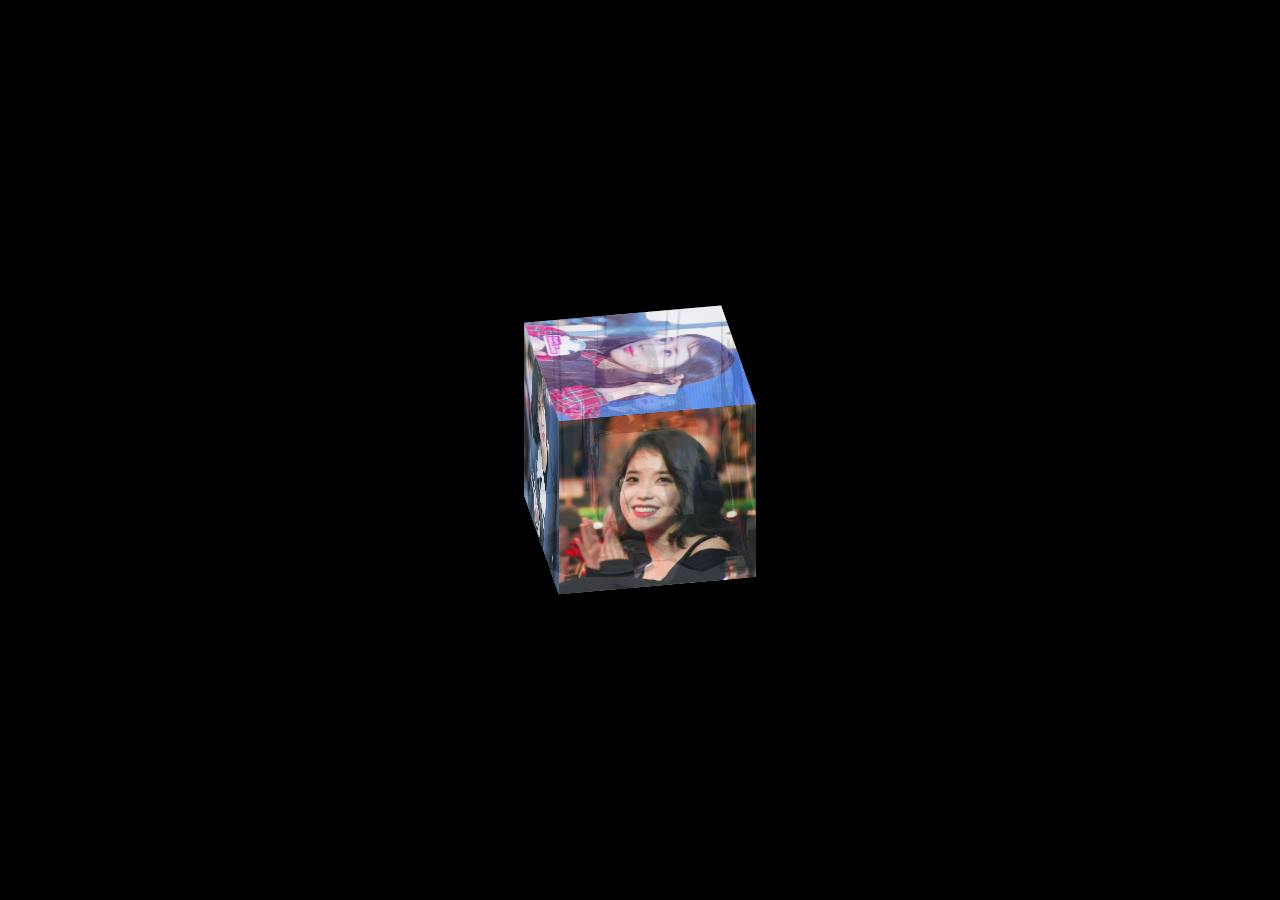
<file: 3D立体特效相册/index.html>
<!DOCTYPE html>
<html>
	<head>
		<meta charset="utf-8" />
		<title>css-3d旋转</title>
		<link rel="stylesheet" href="css/index.css" />
	</head>
	<body>
		<!--/*外层最大容器*/-->
		<div class="wrap">
			<!--	/*包裹所有元素的容器*/-->
			<div class="cube">
				<!--前面图片 -->
				<div class="out_front">
					<img src="img/1.jpg" class="pic" />
				</div>
				<!--后面图片 -->
				<div class="out_back">
					<img src="img/2.jpg" class="pic" />
				</div>
				<!--左图片 -->
				<div class="out_left">
					<img src="img/3.jpg" class="pic" />
				</div>
				<div class="out_right">
					<img src="img/4.jpg" class="pic" />
				</div>
				<div class="out_top">
					<img src="img/5.jpg" class="pic" />
				</div>
				<div class="out_bottom">
					<img src="img/6.jpg" class="pic" />
				</div>
				<!--小正方体 -->
				<span class="in_front">
					<img src="img/7.jpg" class="in_pic" />
				</span>
				<span class="in_back">
					<img src="img/8.jpg" class="in_pic" />
				</span>
				<span class="in_left">
					<img src="img/9.jpg" class="in_pic" />
				</span>
				<span class="in_right">
					<img src="img/10.jpg" class="in_pic" />
				</span>
				<span class="in_top">
					<img src="img/11.jpg" class="in_pic" />
				</span>
				<span class="in_bottom">
					<img src="img/12.jpg" class="in_pic" />
				</span>
			</div>
		</div>
	</body>
</html>
</file>
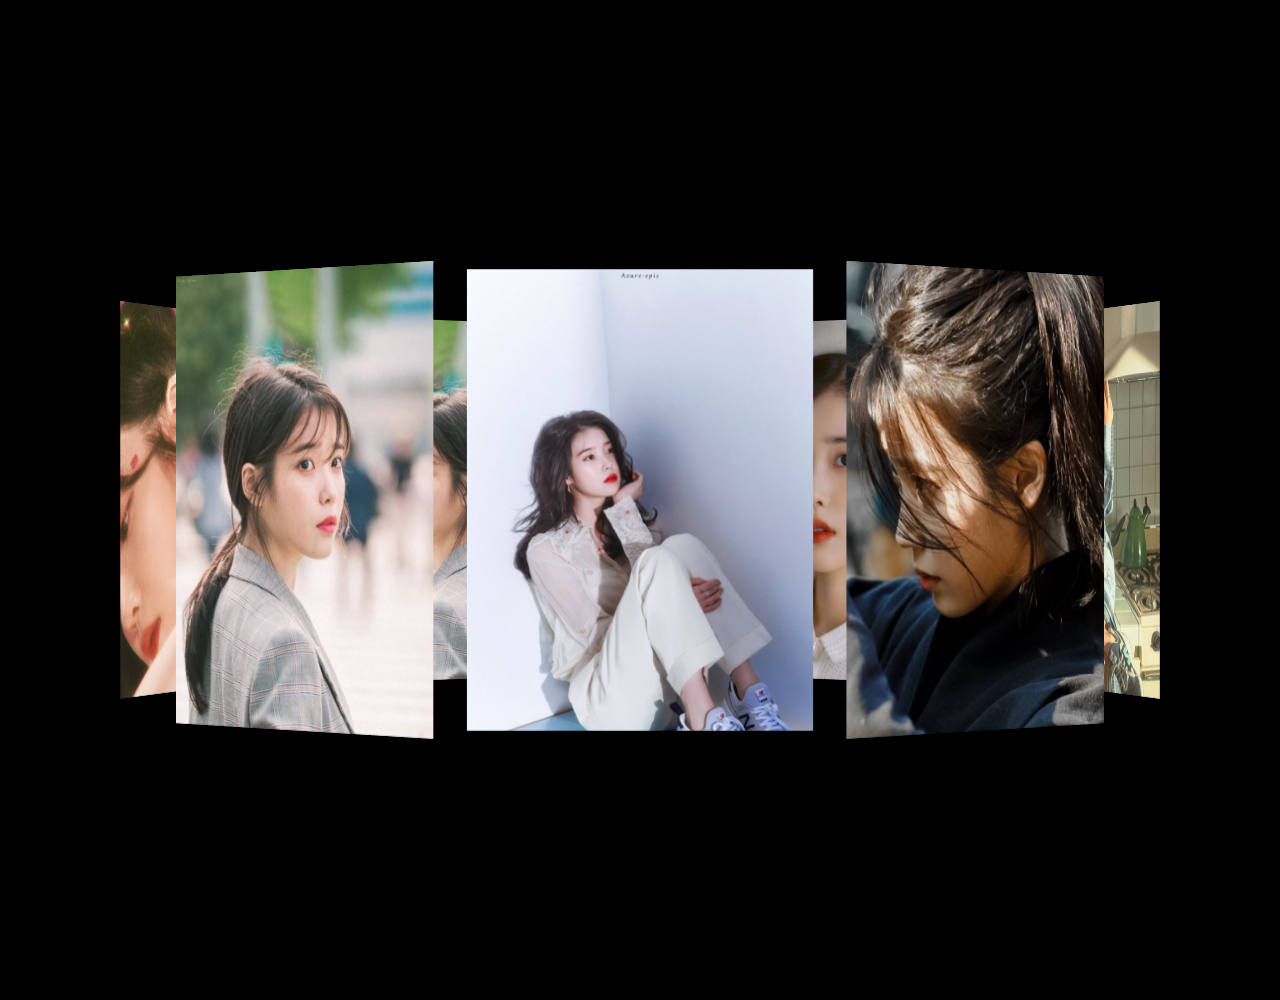
<file: 3D自转相册/index.html>
<!doctype html>
<html>
	<head>
		<meta charset="utf-8" />
		<title>iu</title>
		<style>
			body {
				margin: 0;
				background: #000;
			}

			#wrap {
				width: 300px;
				height: 400px;
				position: relative;
				margin: 300px auto;
				-webkit-perspective: 3000px;
				-moz-perspective: 3000px;
				-ms-transform: perspective(3000px);
				-ms-perspective: 3000px;
			}

			#head {
				width: 100%;
				height: 100%;
				position: absolute;
				-webkit-transform-style: preserve-3d;
				-webkit-animation: donghua 15s linear 0s infinite;
				-moz-transform-style: preserve-3d;
				-moz-animation: donghua 15s linear 0s infinite;
				-ms-transform-style: preserve-3d;
				-ms-animation: donghua 25s linear 0s infinite;
			}

			#head div {
				position: absolute;
				top: 0;
				left: 0;
				width: 300px;
				height: 400px;
				border: 1px solid #000 text-align: center;
				line-height: 100px;
			}

			#head div:nth-child(1) {
				-webkit-transform: rotateY(0deg) translateZ(400px);
				-moz-transform: rotateY(0deg) translateZ(400px);
				-ms-transform: rotateY(0deg) translateZ(400px);
				background: url(images/01.jpg);
				background-size: cover;
			}

			#head div:nth-child(2) {
				-webkit-transform: rotateY(36deg) translateZ(500px);
				-moz-transform: rotateY(36deg) translateZ(500px);
				-ms-transform: rotateY(36deg) translateZ(500px);
				background: url(images/02.jpg);
				background-size: cover;
			}

			#head div:nth-child(3) {
				-webkit-transform: rotateY(72deg) translateZ(400px);
				-moz-transform: rotateY(72deg) translateZ(400px);
				-ms-transform: rotateY(72deg) translateZ(400px);
				background: url(images/03.jpg);
				background-size: cover;
			}

			#head div:nth-child(4) {
				-webkit-transform: rotateY(108deg) translateZ(500px);
				-moz-transform: rotateY(108deg) translateZ(500px);
				-ms-transform: rotateY(108deg) translateZ(500px);
				background: url(images/04.jpg);
				background-size: cover;
			}

			#head div:nth-child(5) {
				-webkit-transform: rotateY(144deg) translateZ(400px);
				-moz-transform: rotateY(144deg) translateZ(400px);
				-ms-transform: rotateY(144deg) translateZ(400px);
				background: url(images/05.jpg);
				background-size: cover;
			}

			#head div:nth-child(6) {
				-webkit-transform: rotateY(180deg) translateZ(500px);
				-moz-transform: rotateY(180deg) translateZ(500px);
				-ms-transform: rotateY(180deg) translateZ(500px);
				background: url(images/06.jpg);
				background-size: cover;
			}

			#head div:nth-child(7) {
				-webkit-transform: rotateY(216deg) translateZ(400px);
				-moz-transform: rotateY(216deg) translateZ(400px);
				-ms-transform: rotateY(216deg) translateZ(400px);
				background: url(images/07.jpg);
				background-size: cover;
			}

			#head div:nth-child(8) {
				-webkit-transform: rotateY(252deg) translateZ(500px);
				-moz-transform: rotateY(252deg) translateZ(500px);
				-ms-transform: rotateY(252deg) translateZ(500px);
				background: url(images/08.jpg);
				background-size: cover;
			}

			#head div:nth-child(9) {
				-webkit-transform: rotateY(288deg) translateZ(400px);
				-moz-transform: rotateY(288deg) translateZ(400px);
				-ms-transform: rotateY(288deg) translateZ(400px);
				background: url(images/04.jpg);
				background-size: cover;
			}

			#head div:nth-child(10) {
				-webkit-transform: rotateY(324deg) translateZ(500px);
				-moz-transform: rotateY(324deg) translateZ(500px);
				-ms-transform: rotateY(324deg) translateZ(500px);
				background: url(images/07.jpg);
				background-size: cover;
			}

			@-webkit-keyframes donghua {
				0% {
					transform: rotateX(5deg) rotateY(360deg)
				}

				50% {
					transform: rotateX(-5deg) rotateY(180deg)
				}

				100% {
					transform: rotateX(5deg) rotateY(0deg)
				}
			}

			@-moz-keyframes donghua {
				0% {
					transform: rotateY(10deg) rotateY(0deg)
				}

				50% {
					transform: rotateY(-10deg) rotateY(180deg)
				}

				100% {
					transform: rotateY(10deg) rotateY(360deg)
				}
			}

			@-ms-keyframes donghua {
				0% {
					transform: rotateY(10deg) rotateY(0deg)
				}

				50% {
					transform: rotateY(-10deg) rotateY(180deg)
				}

				100% {
					transform: rotateY(10deg) rotateY(360deg)
				}
			}
		</style>
	</head>
	<body>
		<div id="wrap">
			<div id="head">
				<div></div>
				<div></div>
				<div></div>
				<div></div>
				<div></div>
				<div></div>
				<div></div>
				<div></div>
				<div></div>
				<div></div>
			</div>
		</div>
	</body>
</html>
</file>
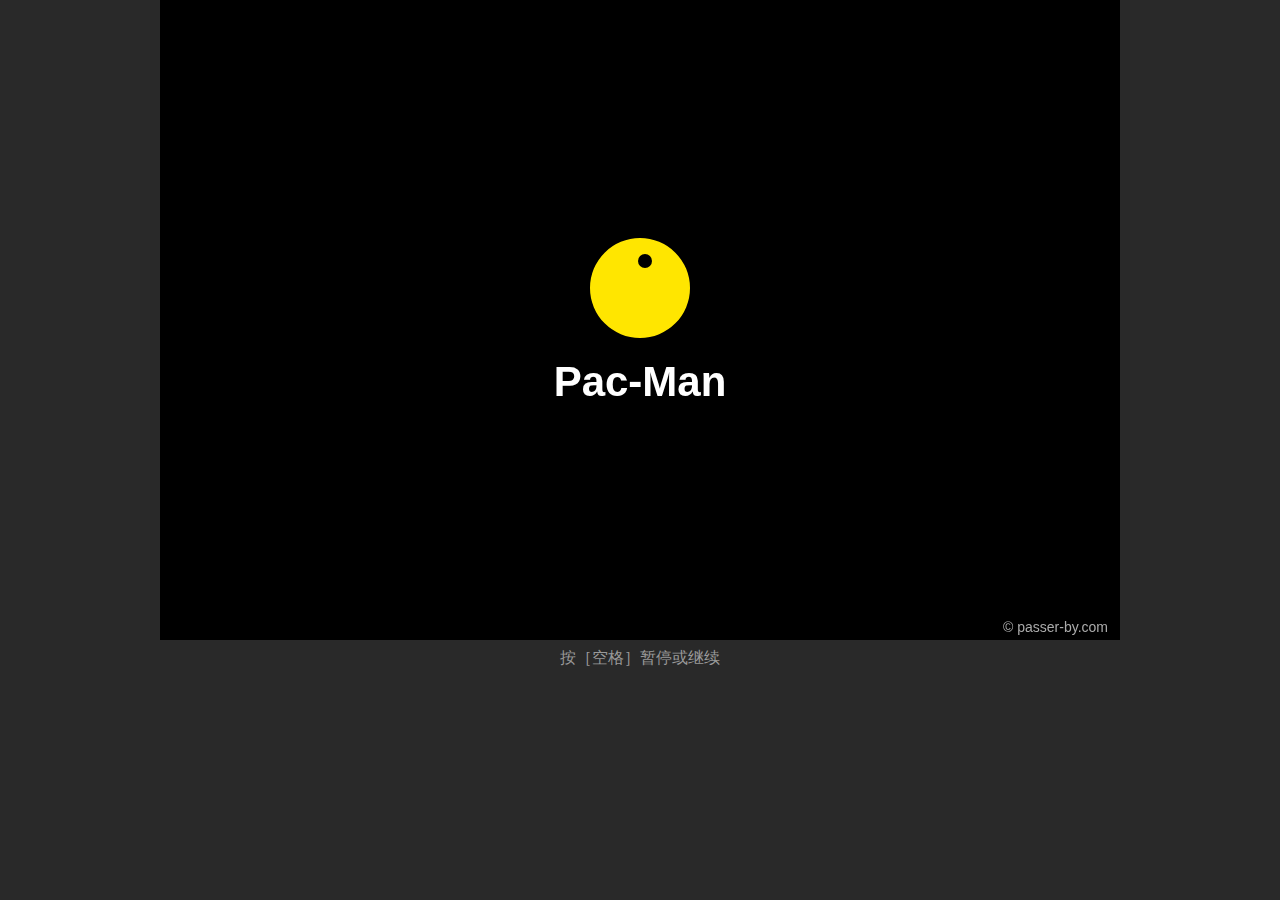
<file: 吃豆游戏/index.html>
<html>
	<head>
		<meta charset="utf8">
		<title>吃豆游戏</title>
		<link rel="shortcut icon" href="favicon.png">
		<style>
			body {
				background-color: #292929
			}

			* {
				padding: 0;
				margin: 0;
			}

			.wrapper {
				width: 960px;
				margin: 0 auto;
				line-height: 36px;
				text-align: center;
				color: #999;
			}

			canvas {
				display: block;
				background: #000;
			}

			.mod-botton {
				height: 32px;
				padding: 15px 0;
				text-align: center;
			}
		</style>
	</head>
	<body>

		<div class="wrapper">
			<canvas id="canvas" width="960" height="640">不支持画布</canvas>
			<p>按［空格］暂停或继续</p>
		</div>
		<script src="game.js"></script>
		<script src="index.js"></script>

	</body>
</html>
</file>
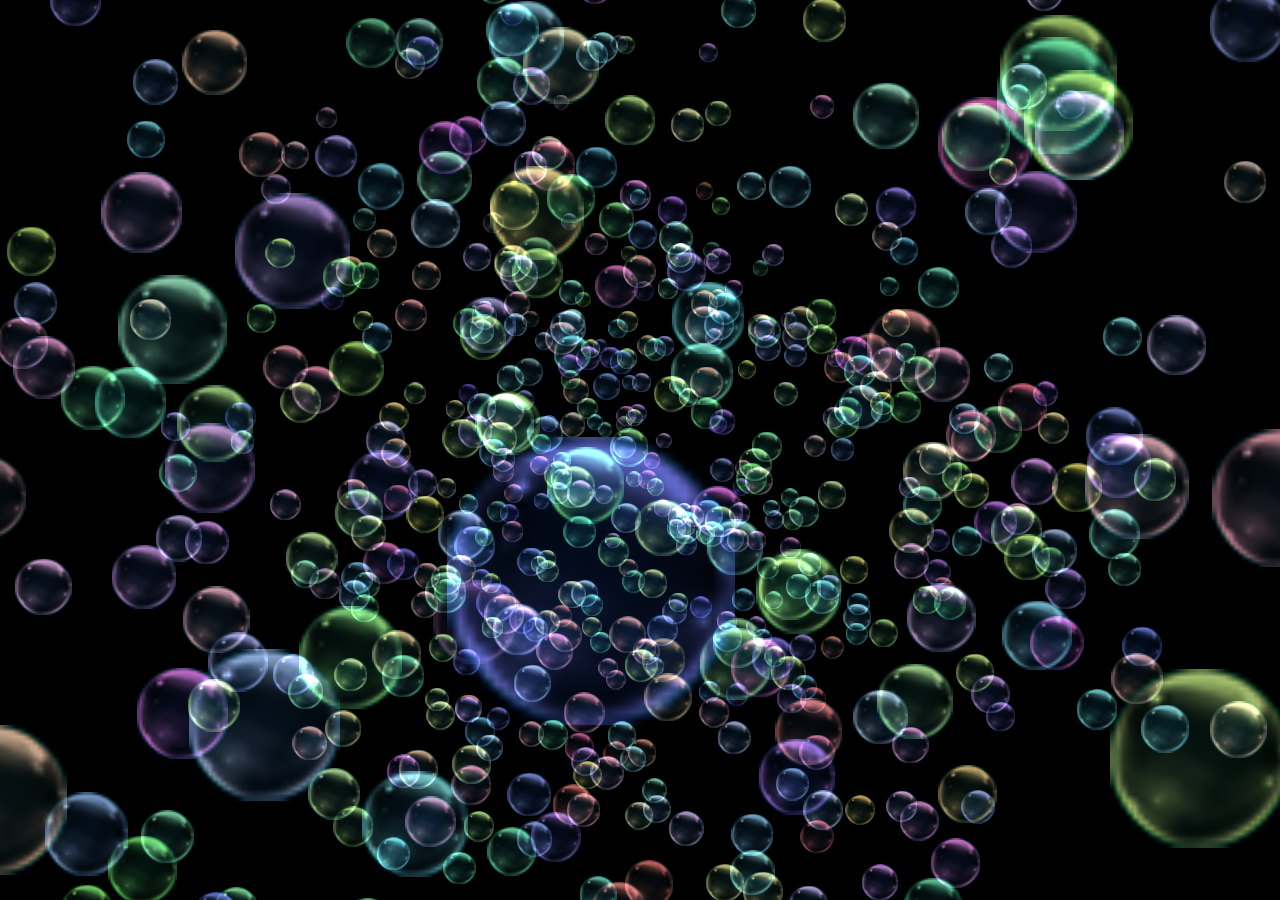
<file: 吹泡泡/index.html>
<!DOCTYPE html>
<html lang="en">
	<head>
		<meta charset="UTF-8">
		<title>
			Bubbles (CodePen Circles Challenge)
		</title>
		<link rel="stylesheet" href="css/style.css">
	</head>
	<body>
		<script src='js/three.min.js'></script>
		<script src='js/TweenMax.min.js'></script>
		<script src='js/dat.gui.min.js'></script>
		<script src='js/randomColor.min.js'></script>
		<script src='js/OrbitControls.js'></script>
		<script src="js/index.js"></script>
	</body>
</html>
</file>
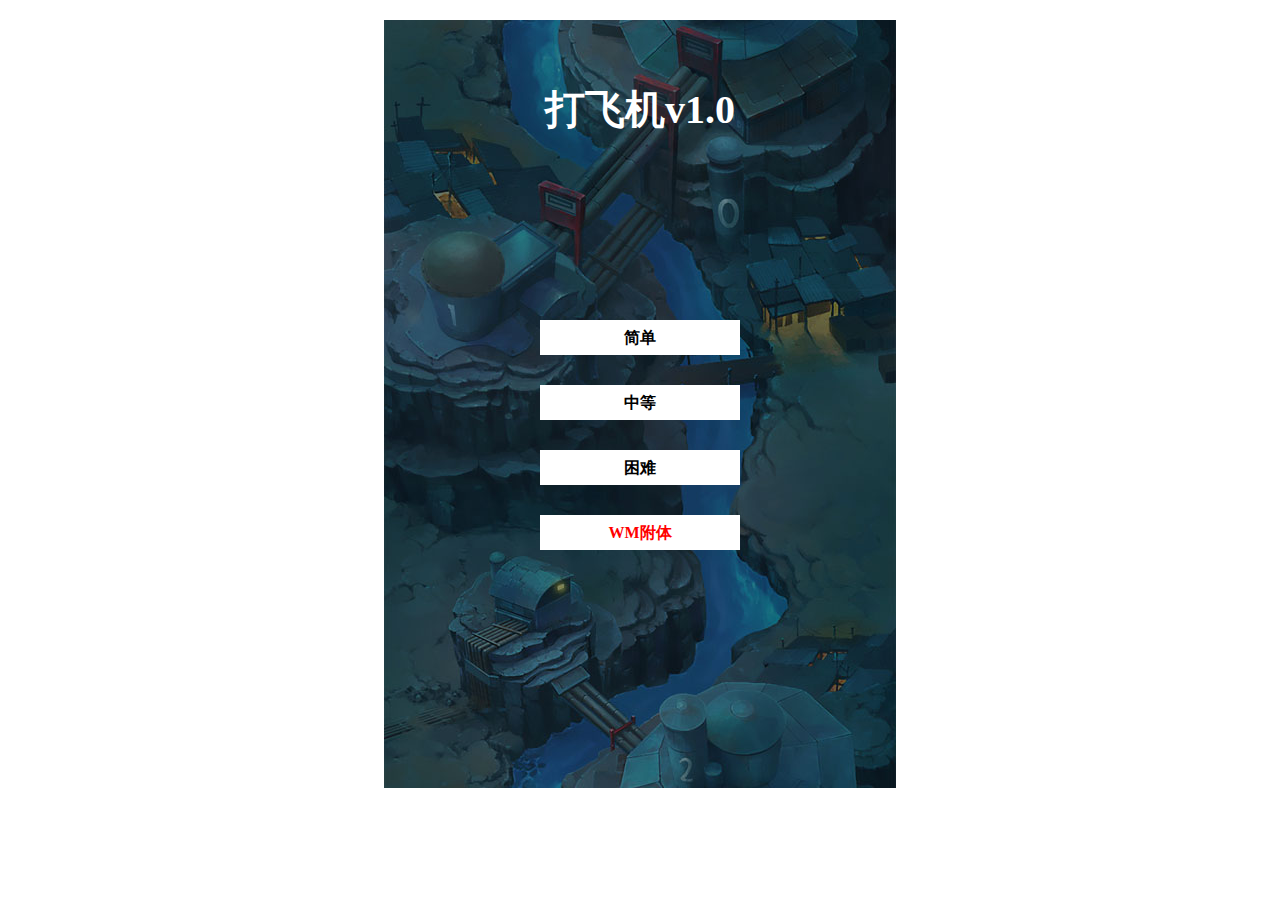
<file: 打灰机/index.html>
<!DOCTYPE html>
<html onselectstart="return false">
	<head>
		<meta charset="UTF-8" />
		<meta name="Anthor" content="打灰机" />
		<title>Title</title>
		<style>
			* {
				margin: 0;
				padding: 0;
				font-family: "Microsoft yahei", serif;
			}

			li {
				list-style-type: none;
			}

			body {
				overflow: hidden;
				user-select: none;
				-moz-user-select: -moz-none;
				-ms-user-select: none;
			}

			#box {
				position: relative;
				width: 512px;
				height: 768px;
				margin: 20px auto;
			}

			#map {
				overflow: hidden;
				position: absolute;
				top: 0;
				left: 0;
				width: 100%;
				height: 100%;
				background: url("img/bg_1.jpg");
			}

			#level {
				position: absolute;
				top: 0;
				left: 0;
				z-index: 1;
				width: 100%;
				height: 100%;
			}

			#level h1 {
				font-size: 40px;
				padding-top: 60px;
				padding-bottom: 150px;
				line-height: 60px;
				text-align: center;
				color: #fff;
			}

			#level p {
				margin: 30px auto;
				width: 200px;
				height: 35px;
				line-height: 35px;
				text-align: center;
				background: #fff;
				font-weight: bolder;
				cursor: pointer;
			}

			#level p:hover {
				background: pink;
				color: #fff;
			}

			#map .plane,
			#map .biu,
			#map .enemy,
			#map .boom,
			#map .boom2 {
				position: absolute;
			}

			#map .plane {
				z-index: 8;
			}

			#map .biu {
				z-index: 10;
			}

			#map .boom2 {
				z-index: 11;
				animation: bling 2s 1;
				animation-fill-mode: forwards;
			}

			#map .enemy {
				z-index: 9;
			}

			#map .boom {
				z-index: 7;
				animation: fade .8s 1;
				animation-fill-mode: forwards;
			}

			@keyframes fade {
				from {
					opacity: 1;
				}

				to {
					opacity: 0;
				}
			}

			@keyframes bling {
				0% {
					opacity: 1;
				}

				20% {
					opacity: 0;
				}

				40% {
					opacity: 1;
				}

				60% {
					opacity: 0;
				}

				80% {
					opacity: 1;
				}

				100% {
					opacity: 0;
				}
			}

			#score {
				display: none;
				position: absolute;
				top: 10px;
				left: 10px;
				color: #fff;
				line-height: 20px;
				font-size: 14px;
				font-weight: bold;
				z-index: 20;
			}

			#restart {
				display: none;
				position: absolute;
				top: 0;
				left: 0;
				width: 100%;
				height: 100%;
				z-index: 30;
			}

			#restart p {
				width: 300px;
				height: 40px;
				line-height: 20px;
				margin: 140px auto;
				color: #fff;
			}

			#restart p span {
				display: block;
				font-weight: bolder;
				font-size: 22px;
				text-align: center;
			}

			#restart .p1 span {
				color: red;
			}

			#restart .p2 span {
				color: #ffa80c;
			}

			#restart .p3 {
				font-family: "楷体";
				font-size: 20px;
				width: 100px;
				height: 35px;
				background: rgb(255, 255, 255);
				background: rgba(255, 255, 255, .8);
				color: #000;
				font-weight: bolder;
				line-height: 35px;
				text-align: center;
				border-radius: 3px;
				cursor: pointer;
			}

			#restart .p3:hover {
				background: white;
			}
		</style>
	</head>
	<body>
		<div id="box">
			<div id="level">
				<h1>打飞机v1.0</h1>
				<p>简单</p>
				<p>中等</p>
				<p>困难</p>
				<p style="color: #f00">WM附体</p>
			</div>
			<div id="map">
				<div id="BiuAll"></div>
			</div>
			<div id="score">0</div>
			<div id="restart">
				<p class="p1">您的最终得分是：<span>0</span></p>
				<p class="p2">获得称号：<span>抠脚侠</span></p>
				<p class="p3">重新开始</p>
			</div>
		</div>

		<script>
			window.requestAnimationFrame = window.requestAnimationFrame || function(fn) {
				return setTimeout(fn, 1000 / 60)
			};
			window.cancelAnimationFrame = window.cancelAnimationFrame || clearTimeout;

			//全局变量
			var oBox = document.getElementById("box"),
				oScore = document.getElementById("score"),
				oRe = document.getElementById("restart"),
				oLevel = document.getElementById("level"),
				oMap = document.getElementById("map"),
				oBiuAll = document.getElementById("BiuAll"),
				allBiu = oBiuAll.children,
				allReChild = oRe.children,
				boxOffsetTop = oBox.offsetTop,
				boxOffsetLeft = oBox.offsetLeft;

			//启动
			exe();

			//初始选择难度界面的点击事件
			function exe() {

				//难度选择
				var aP = oLevel.getElementsByTagName("p");
				for (var i = 0, length = aP.length; i < length; i++) {
					(function(i) {
						aP[i].onclick = function(e) {
							e = e || window.event;
							startGame(i, {
								x: e.clientX - boxOffsetLeft,
								y: e.clientY - boxOffsetTop
							}); //第一个实参为序号 ，第二个实参为存储着鼠标距离map边缘距离的json
						}
					})(i);
				}

				//restart按钮
				allReChild[2].onclick = function(ev) {
					cancelAnimationFrame(oMap.bgTimer); //停止背景滚动
					oRe.style.display = "none";
					oLevel.style.display = "block";
					oScore.innerHTML = 0;
					oMap.innerHTML = "<div id='BiuAll'></div>";
					oBiuAll = document.getElementById("BiuAll");
					allBiu = oBiuAll.children;
				};
			}

			//开始游戏
			function startGame(level, pos) {

				clearMap(); //执行 隐藏和清理

				MapBg(level); //执行 Map背景相关操作
				var p = plane(level, pos); //执行 创建我军
				enemy(level, p); //执行 创建敌军
				//enemy(level , plane(level , pos));
				oBox.score = 0; //得分清零
			}

			//隐藏和清理
			function clearMap() {
				oScore.style.display = "block";
				oLevel.style.display = "none"; //隐藏关卡选择框
			}

			//Map背景选择与运动
			function MapBg(level) {
				oMap.style.backgroundImage = "url('img/bg_" + (level + 1) + ".jpg')";

				(function m() {
					oMap.bgPosY = oMap.bgPosY || 0;
					oMap.bgPosY++;
					oMap.style.backgroundPositionY = oMap.bgPosY + 'px';
					oMap.bgTimer = requestAnimationFrame(m);
				})();
			}

			//创建我军
			function plane(level, pos) {
				//创建我军图片
				var oImg = new Image(); //document.createElement("img");
				oImg.src = "img/plane_0.png";
				oImg.width = 70;
				oImg.height = 70;
				oImg.className = "plane";
				oImg.style.left = pos.x - oImg.width / 2 + 'px';
				oImg.style.top = pos.y - oImg.height / 2 + 'px';
				oMap.appendChild(oImg);

				//边界值
				var leftMin = -oImg.width / 2,
					leftMax = oMap.clientWidth - oImg.width / 2,
					topMin = 0,
					topMax = oMap.clientHeight - oImg.height / 2;

				//加入mousemove事件
				document.onmousemove = function(ev) {
					ev = ev || window.event;
					//获取飞机实时坐标，并限制边界值
					var left = ev.clientX - boxOffsetLeft - oImg.width / 2;
					var top = ev.clientY - boxOffsetTop - oImg.height / 2;
					left = Math.max(leftMin, left);
					left = Math.min(leftMax, left);
					top = Math.max(topMin, top);
					top = Math.min(topMax, top);
					//赋值
					oImg.style.left = left + 'px';
					oImg.style.top = top + 'px';
				};

				//调用子弹函数
				fire(oImg, level);

				return oImg;
			}

			//我军子弹
			function fire(oImg, level) {
				oBox.biuInterval = setInterval(function() {
					if (oBox.score >= 500) {
						createBiu(true, -1);
						createBiu(true, 1);
					} else {
						createBiu();
					}
				}, [100, 200, 200, 15][level]);

				function createBiu(index, d) {
					//创建子弹
					var oBiu = new Image();
					oBiu.src = "img/fire.png";
					oBiu.width = 30;
					oBiu.height = 30;
					oBiu.className = "biu";

					var left = oImg.offsetLeft + oImg.width / 2 - oBiu.width / 2;
					var top = oImg.offsetTop - oBiu.height + 5;

					if (index) {
						left += oBiu.width * d
					}

					oBiu.style.left = left + "px";
					oBiu.style.top = top + 'px';


					oBiuAll.appendChild(oBiu);

					//子弹运动
					function m() {
						if (oBiu.parentNode) {
							var top = oBiu.offsetTop - 20;
							if (top < -oBiu.height) {
								oBiuAll.removeChild(oBiu);
							} else {
								oBiu.style.top = top + 'px';
								requestAnimationFrame(m);
							}
						}
					}
					//将运动执行队列放后面，不然子弹会直接初始就在 top-50 的位置
					setTimeout(function() {
						requestAnimationFrame(m);
					}, 50);
				}
			}

			//创建敌军
			function enemy(level, oPlane) {
				var w = oMap.clientWidth,
					h = oMap.clientHeight;

				var speed = [5, 6, 8, 8][level]; //敌军下落速度

				var num = 1;
				oBox.enemyIntetval = setInterval(function() {
					var index = num % 30 ? 1 : 0;

					//生成敌军
					var oEnemy = new Image();
					oEnemy.index = index;
					oEnemy.HP = [20, 1][index];
					oEnemy.speed = speed + (Math.random() * 0.6 - 0.3) * speed;
					oEnemy.speed *= index ? 1 : 0.5;
					oEnemy.src = "img/enemy_" + ["big", "small"][index] + ".png";
					oEnemy.className = "enemy";
					oEnemy.width = [104, 54][index];
					oEnemy.height = [80, 40][index];
					oEnemy.style.left = Math.random() * w - oEnemy.width / 2 + 'px';
					oEnemy.style.top = -oEnemy.height + 'px';
					oMap.appendChild(oEnemy);
					num++;

					//敌军运动
					function m() {
						if (oEnemy.parentNode) {
							var top = oEnemy.offsetTop;
							top += oEnemy.speed;
							if (top >= h) {
								oBox.score--; //漏掉飞机减分
								oScore.innerHTML = oBox.score;
								oMap.removeChild(oEnemy);
							} else {
								oEnemy.style.top = top + 'px';
								//子弹碰撞检测
								for (var i = allBiu.length - 1; i >= 0; i--) {
									var objBiu = allBiu[i];
									if (coll(oEnemy, objBiu)) {
										oBiuAll.removeChild(objBiu); //移除子弹
										oEnemy.HP--;
										if (!oEnemy.HP) {
											oBox.score += oEnemy.index ? 2 : 20; //打掉飞机加分
											oScore.innerHTML = oBox.score;
											boom(oEnemy.offsetLeft, oEnemy.offsetTop, oEnemy.width, oEnemy.height,
												index ? 0 : 2); //敌军爆炸图
											oMap.removeChild(oEnemy); //移除敌军
											return;
										}
									}
								}
								//我军碰撞检测
								if (oPlane.parentNode && coll(oEnemy, oPlane)) {
									boom(oEnemy.offsetLeft, oEnemy.offsetTop, oEnemy.width, oEnemy.height, index ? 0 :
									2); //敌军爆炸图
									boom(oPlane.offsetLeft, oPlane.offsetTop, oPlane.width, oPlane.height, 1); //我军爆炸图
									oMap.removeChild(oEnemy); //移除敌军
									oMap.removeChild(oPlane); //移除我军
									GameOver();
									return;
								}
								requestAnimationFrame(m);
							}
						}
					}
					requestAnimationFrame(m);
				}, [350, 150, 120, 40][level]);
			}

			//爆炸函数
			function boom(l, t, w, h, i) {
				var oBoom = new Image();
				oBoom.src = "img/" + ["boom_small", "plane_0", "boom_big"][i] + ".png";
				oBoom.className = 'boom' + ["", "2", ""][i];
				oBoom.width = w;
				oBoom.height = h;
				oBoom.style.left = l + "px";
				oBoom.style.top = t + 'px';
				oMap.appendChild(oBoom);
				setTimeout(function() {
					oBoom.parentNode && oMap.removeChild(oBoom);
				}, [1200, 2500, 1200][i]);
			}

			//两个物体 碰撞检测
			function coll(obj1, obj2) {
				var T1 = obj1.offsetTop,
					B1 = T1 + obj1.clientHeight,
					L1 = obj1.offsetLeft,
					R1 = L1 + obj1.clientWidth;

				var T2 = obj2.offsetTop,
					B2 = T2 + obj2.clientHeight,
					L2 = obj2.offsetLeft,
					R2 = L2 + obj2.clientWidth;

				return !(B1 < T2 || R1 < L2 || T1 > B2 || L1 > R2);
			}

			//游戏结束
			function GameOver() {
				document.onmousemove = null; //清除移动事件
				clearInterval(oBox.biuInterval); //不再产生新子弹
				clearInterval(oBox.enemyIntetval); //不再产生新敌军
				restart();
			}

			//结算+重新开始
			function restart() {
				oScore.style.display = "none";

				var s = oBox.score;
				var honor;

				if (s < -300) {
					honor = "闪避+MAX！！！";
				} else if (s < 10) {
					honor = "菜得…算了我不想说了…";
				} else if (s < 30) {
					honor = "抠脚侠！";
				} else if (s < 100) {
					honor = "初级飞机大师";
				} else if (s < 200) {
					honor = "渐入佳境";
				} else if (s < 500) {
					honor = "中级飞机大师";
				} else if (s < 1000) {
					honor = "高级飞机大师";
				} else if (s < 5000) {
					honor = "终极飞机大师";
				} else {
					honor = "孤独求败！";
				}

				oRe.style.display = "block";
				allReChild[0].children[0].innerHTML = s;
				allReChild[1].children[0].innerHTML = honor;
			}
		</script>
	</body>
</html>
</file>
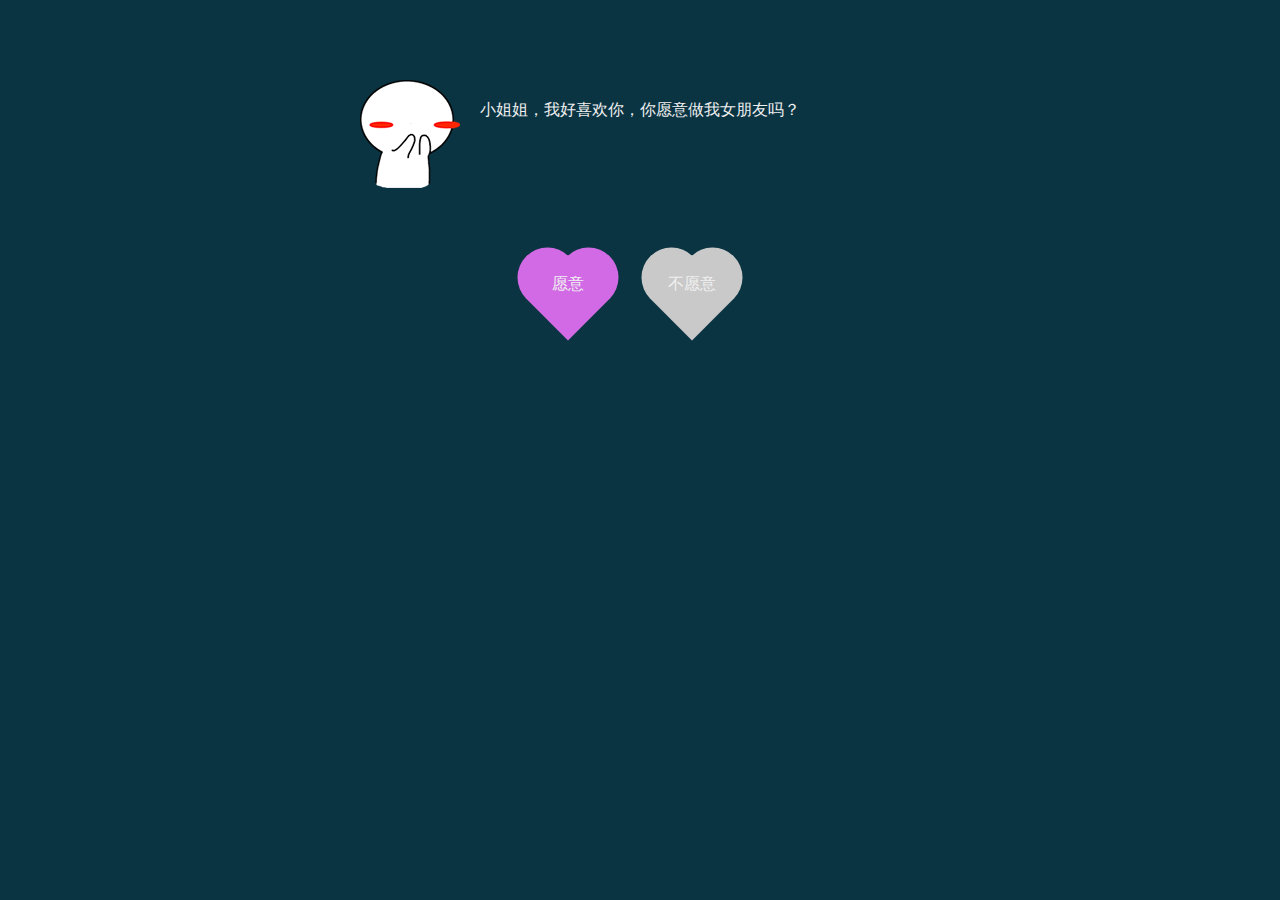
<file: 炫酷表白/index.html>
<!DOCTYPE html>
<html lang="en">
	<head>
		<meta charset="UTF-8">
		<meta content="width=device-width,initial-scale=1.0,maximum-scale=1.0,user-scalable=no" name="viewport">
		<title>forever love</title>
	</head>

	<script src="js/jquery.min.js" type="text/javascript"></script>
	<script src="js/jquery.fireworks.js" type="text/javascript"></script>

	<style type="text/css">
		* {
			-webkit-tap-highlight-color: rgba(0, 0, 0, 0);
			-webkit-box-sizing: border-box;
			box-sizing: border-box;
		}

		html {
			width: 100%;
			height: 100%;
		}

		body {
			max-width: 600px;
			margin: 0 auto;
			background: #0b3443;
			color: #f0f0f0;
		}

		.share_img {
			width: 0;
			height: 0;
			overflow: hidden;
			opacity: 0;
		}

		.content {
			padding: 80px 20px;
		}

		.text_wrapper {
			display: -webkit-box;
			display: flex;
		}

		.text_wrapper .text {
			padding-top: 20px;
			padding-left: 20px;
		}

		.hide {
			display: none !important;
		}

		p {
			margin: 0;
		}

		.btn-groups {
			padding-right: 20px;
			text-align: center;
		}

		.heart-btn {
			display: inline-block;
			animation: breath 0.8s linear 0s infinite both;
			-webkit-animation: breath 0.8s linear 0s infinite both;
		}

		.btn {
			position: relative;
			display: inline-block;
			width: 60px;
			height: 60px;
			margin: 0 30px;
			transform: rotate(45deg);
			-webkit-transform: rotate(45deg);
		}

		.btn span {
			display: block;
			width: 100%;
			height: 100%;
			line-height: 60px;
			margin-top: -10px;
			margin-left: -10px;
			text-align: center;
			transform: rotate(-45deg);
			-webkit-transform: rotate(-45deg);
		}

		.btn-a {
			background: #d26ae5;
		}

		.btn-b {
			background: #c9c9c9;
		}

		.btn-a:before {
			content: '';
			position: absolute;
			display: block;
			width: 30px;
			height: 60px;
			background: #d26ae5;
			left: -29px;
			top: 0;
			border-top-left-radius: 60px;
			border-bottom-left-radius: 60px;
		}

		.btn-a:after {
			content: '';
			position: absolute;
			display: block;
			width: 60px;
			height: 30px;
			background: #d26ae5;
			left: 0;
			top: -29px;
			border-top-left-radius: 60px;
			border-top-right-radius: 60px;
		}

		.btn-b:before {
			content: '';
			position: absolute;
			display: block;
			width: 30px;
			height: 60px;
			background: #c9c9c9;
			left: -29px;
			top: 0;
			border-top-left-radius: 60px;
			border-bottom-left-radius: 60px;
		}

		.btn-b:after {
			content: '';
			position: absolute;
			display: block;
			width: 60px;
			height: 30px;
			background: #c9c9c9;
			left: 0;
			top: -29px;
			border-top-left-radius: 60px;
			border-top-right-radius: 60px;
		}

		.container {}

		.container .mask {
			position: absolute;
			top: 0;
			left: 0;
			right: 0;
			bottom: 0;
			background: rgba(0, 0, 0, 0.3);
		}

		.container .modal {
			width: 80%;
			height: 160px;
			position: absolute;
			top: 50%;
			left: 50%;
			padding: 20px 15px;
			border-radius: 5px;
			transform: translate(-50%, -70%);
			-webkit-transform: translate(-50%，-70%);
			background: #f3f3f3;
		}

		.container .modal p {
			margin-top: 20px;
			margin-bottom: 20px;
			font-size: 16px;
			color: #353535;
			text-align: center;
		}

		.confirm {
			display: block;
			width: 120px;
			height: 40px;
			margin: 0 auto;
			border: none;
			font-size: 16px;
			border-radius: 5px;
			color: #ffffff;
			background: #f45cae;
		}

		.type_words {
			padding: 12px 20px;
		}

		@keyframes breath {
			0% {
				transform: scale3d(1, 1, 1);
				-webkit-transform: scale3d(1, 1, 1);
				transform-origin: 50% 50%;
			}

			50% {
				transform: scale3d(1.02, 1.02, 1.02);
				-webkit-transform: scale3d(1.02, 1.02, 1.02);
				transform-origin: 50% 50%;
			}

			100% {
				transform: scale3d(1, 1, 1);
				-webkit-transform: scale3d(1, 1, 1);
				transform-origin: 50% 50%;
			}
		}
	</style>

	<script type="text/javascript">
		$(function() {
			$('#yes').click(function(event) {
				modal('我就知道小姐姐您一定会愿意的。(^_^)', function() {
					$('.page_one').addClass('hide');
					$('.page_two').removeClass('hide');
					// typeWrite();
					fireworks();

				});
			});
			$('#no').click(function(event) {
				modal('明人不说暗话！', A);
			});
		});

		function A() {
			modal('我喜欢你！', B);
		}

		function B() {
			modal('我知道你在等我这一句话', C);
		}

		function C() {
			modal('请您不要拒绝我', D);
		}

		function D() {
			modal('拒绝我，不存在的', E);
		}

		function E() {
			modal('这辈子都不可能让你离开我', F);
		}

		function F() {
			modal('跟我走吧', G);
		}

		function G() {
			modal('房产证上写你名', H);
		}

		function H() {
			modal('我会做饭', I);
		}

		function I() {
			modal('爱你。么么哒！', J)
		}

		function J() {
			modal('行，我们去民政局登记吧', function() {
				fireworks();
			});
		}

		function fireworks() {
			$('.page_one').addClass('hide');
			$('.page_two').removeClass('hide');
			$('.page_two').fireworks({
				sound: false,
				opacity: 0.9,
				width: '100%',
				height: '100%'
			});
		}

		function modal(content, callback) {
			var tpl = '<div class="container">' +
				'<div class="mask"></div>' +
				'<div class="modal">' +
				'<p>' + content + '</p>' +
				'<button type="button" id="confirm" class="confirm">确定</button>' +
				'</div>' +
				'</div>';
			$('body').append(tpl);
			$(document).on('click', '.confirm', function() {
				$('.container').remove();
				callback();
			});
		}

		var myWords =
			'有人说，人的一生会遇到2920万人，而两个人相爱的概率只有0.000049。在这茫茫人海中，两个人能相遇就值得感激，能相爱更是一种难得。所以，我很庆幸上天让我遇见了你。我希望有个如你一般的人，能看完我写过的所有状态，读完我所有的日志，看完我从小到大的照片，试着听我喜欢的歌。如果可以，甚至陪我去我喜欢的地方，只想弥补错过你的青春。';
		var x = 0;
		var speed = 150;
		var current = 0;

		function typeWrite() {
			$('.type_words').html(myWords.substring(0, x++) + '_');
			var timer = setTimeout("typeWrite()", speed);
			if (x == myWords.length) {
				x = myWords.length;
				clearTimeout(timer)
			}
		}
	</script>
	<body>

		<div class="share_img"><img src="images/a8b.png" alt=""></div>

		<div class="page_one">
			<div class="content">
				<div class="text_wrapper">
					<img src="images/a8.png" alt="">
					<div class="text">
						小姐姐，我好喜欢你，你愿意做我女朋友吗？
					</div>
				</div>
			</div>
			<div class="btn-groups">
				<div class="heart-btn">
					<div id="yes" class="btn btn-a"><span>愿意</span></div>
				</div>
				<div id="no" class="btn btn-b"><span>不愿意</span></div>
			</div>
		</div>
		<div class="page_two hide">
			<div class="type_words"></div>
		</div>

	</body>
</html>
</file>
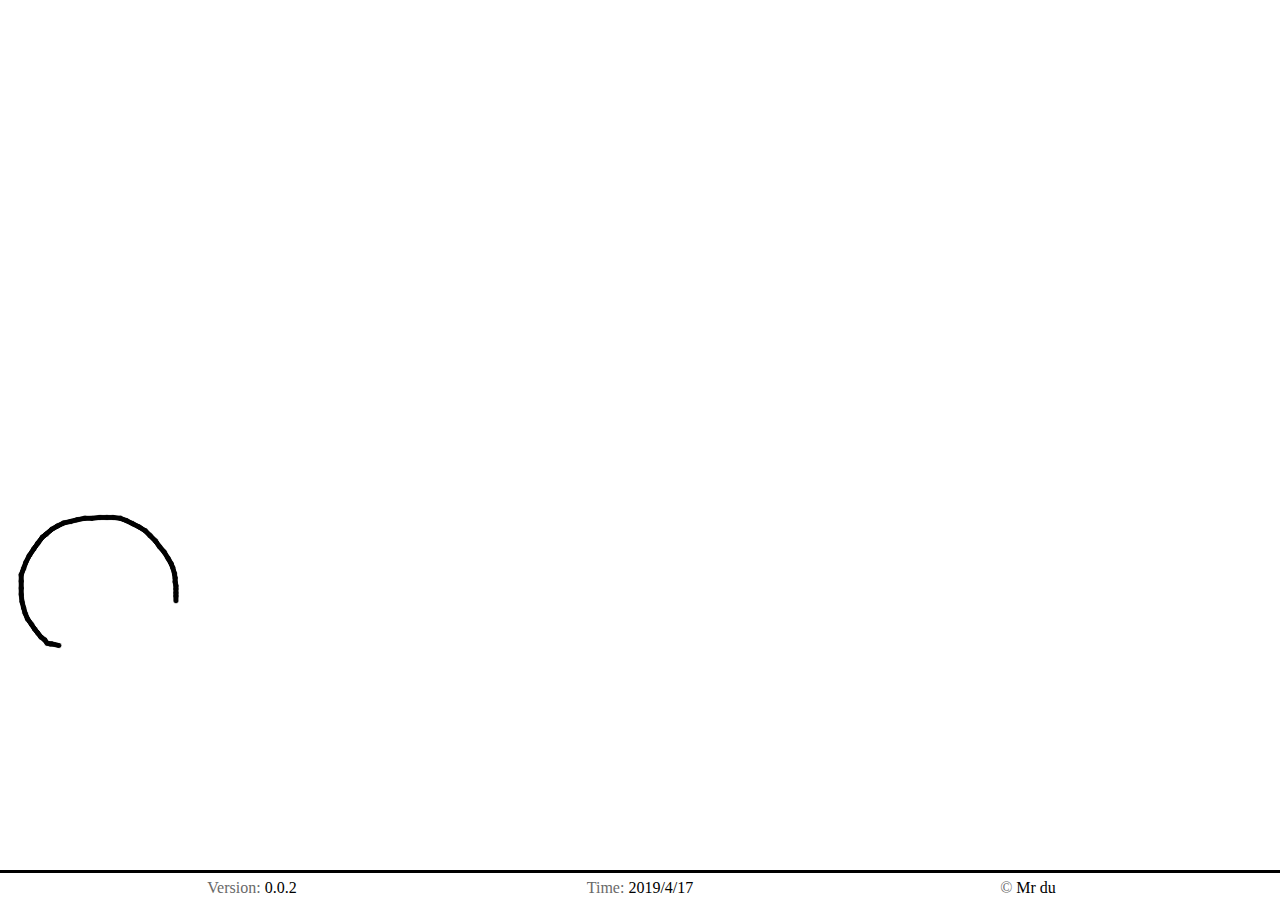
<file: 爱心表白/index.html>
<!DOCTYPE html>
<html lang="en">
	<head>
		<meta charset="UTF-8">
		<title>心心-样例图</title>

		<link href="favicon.ico" rel="shortcut icon" class="icon-love" type="images/x-ico">

		<link rel="stylesheet" href="css/love.css">

	</head>
	<body>

		<div class="container" onselectstart="return false;" unselectable="on" style="-moz-user-select:none;">

			<div class="body_left">
				<img src="images/biubiubiu.gif" alt="" ondragstart='return false;'>
			</div>

			<div class="body_center love">
				<div class="block">
					<div class="div1"></div>
					<div class="div2"></div>
					<div class="div3"></div>
					<div class="div4"></div>
				</div>
			</div>

		</div>

		<div class="footer">
			<div class="border">
				<div class="border-top"></div>
				<div class="border-bottom"></div>
			</div>

			<div class="copyright">
				<div id="version"><span>Version:</span>&nbsp;0.0.2</div>
				<div id="time"><span>Time:</span>&nbsp;2019/4/17</div>
				<div id="author"><span>&copy;&nbsp;</span>Mr du</div>
			</div>
		</div>

		<script type="text/javascript" src="index.js"></script>
		<!-- <script type="text/javascript">
			let time = new Date();
			
			setInterval(() => {
			time = new Date();
			
			document.getElementById('time').innerHTML = `标准时间：${time}`; // 标准时间：Wed Apr 22 2020 18:53:43 GMT+0800 (中国标准时间)
			
			document.getElementById('time1').innerHTML = `转化后的时间：${time.toLocaleDateString()} ${time.toLocaleTimeString()}`; // 转化后的时间：2020/4/22 下午6:54:25
			
			}, 1000)
			
			document.getElementById('time').innerHTML = `标准时间：${time}`;
			
			document.getElementById('time1').innerHTML = `转化后的时间：${time.toLocaleDateString()} ${time.toLocaleTimeString()}`
			
			console.log(new Date()); // Wed Apr 22 2020 18:53:21 GMT+0800 (中国标准时间)
		</script> -->

	</body>
</html>
</file>
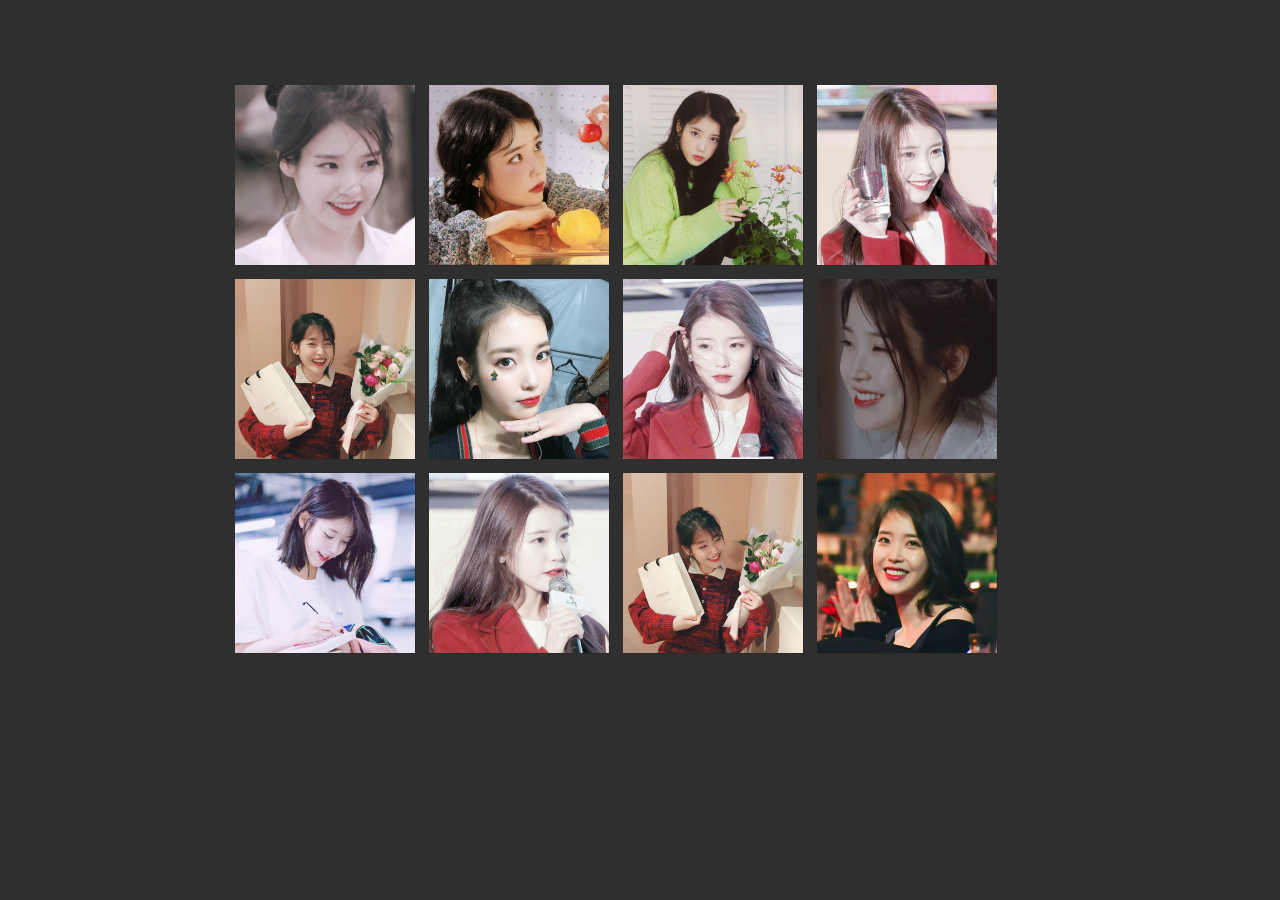
<file: 表白翻页相册/index.html>
<!DOCTYPE html>
<html lang="en">
	<head>
		<meta charset="UTF-8">
		<meta name="viewport" content="width=device-width, initial-scale=1.0">
		<meta http-equiv="X-UA-Compatible" content="ie=edge">
		<title>Pictures</title>
		<link rel="stylesheet" href="css/demo.css">
	</head>

	<body>
		<div class="wrapper">
			<ul>
				<li>
					<div class='picBox'>
						<div class='show'>
							<img height='180px' width='180px' src='img/pic1.png'>
						</div>
						<div class='hide'>
							<h3>
								我❥
							</h3>
						</div>
					</div>
				</li>
				<li>
					<div class='picBox'>
						<div class='show'>
							<img height='180px' width='180px' src='img/pic2.png'>
						</div>
						<div class='hide'>
							<h3>
								好❥
							</h3>
						</div>
					</div>
				</li>
				<li>
					<div class='picBox'>
						<div class='show'>
							<img height='180px' width='180px' src='img/pic3.png'>
						</div>
						<div class='hide'>
							<h3>
								喜❥
							</h3>
						</div>
					</div>
				</li>
				<li>
					<div class='picBox'>
						<div class='show'>
							<image height='180px' width='180px' src='img/pic4.png'></image>
						</div>
						<div class='hide'>
							<h3>
								欢❥
							</h3>
						</div>
					</div>
				</li>
				<li>
					<div class='picBox'>
						<div class='show'>
							<image height='180px' width='180px' src='img/pic2-1.png'></image>
						</div>
						<div class='hide'>
							<h3>
								你❥
							</h3>
						</div>
					</div>
				</li>
				<li>
					<div class='picBox'>
						<div class='show'>
							<image height='180px' width='180px' src='img/pic2-2.png'></image>
						</div>
						<div class='hide'>
							<h3>
								跟❥
							</h3>
						</div>
					</div>
				</li>
				<li>
					<div class='picBox'>
						<div class='show'>
							<image height='180px' width='180px' src='img/pic2-3.png'></image>
						</div>
						<div class='hide'>
							<h3>
								我❥
							</h3>
						</div>
					</div>
				</li>
				<li>
					<div class='picBox'>
						<div class='show'>
							<image height='180px' width='180px' src='img/pic2-4.png'></image>
						</div>
						<div class='hide'>
							<h3>
								在❥
							</h3>
						</div>
					</div>
				</li>
				<li>
					<div class='picBox'>
						<div class='show'>
							<image height='180px' width='180px' src='img/pic3-1.png'></image>
						</div>
						<div class='hide'>
							<h3>
								一❥
							</h3>
						</div>
					</div>
				</li>
				<li>
					<div class='picBox'>
						<div class='show'>
							<image height='180px' width='180px' src='img/pic3-2.png'></image>
						</div>
						<div class='hide'>
							<h3>
								起❥
							</h3>
						</div>
					</div>
				</li>
				<li>
					<div class='picBox'>
						<div class='show'>
							<image height='180px' width='180px' src='img/pic3-3.png'></image>
						</div>
						<div class='hide'>
							<h3>
								好❥
							</h3>
						</div>
					</div>
				</li>
				<li>
					<div class='picBox'>
						<div class='show'>
							<image height='180px' width='180px' src='img/pic3-4.png'></image>
						</div>
						<div class='hide'>
							<h3>
								吗❥
							</h3>
						</div>
					</div>
				</li>
			</ul>
		</div>

		<script src="js/jquery.min.js"></script>
		<script src="js/demo.js"></script>

	</body>
</html>
</file>
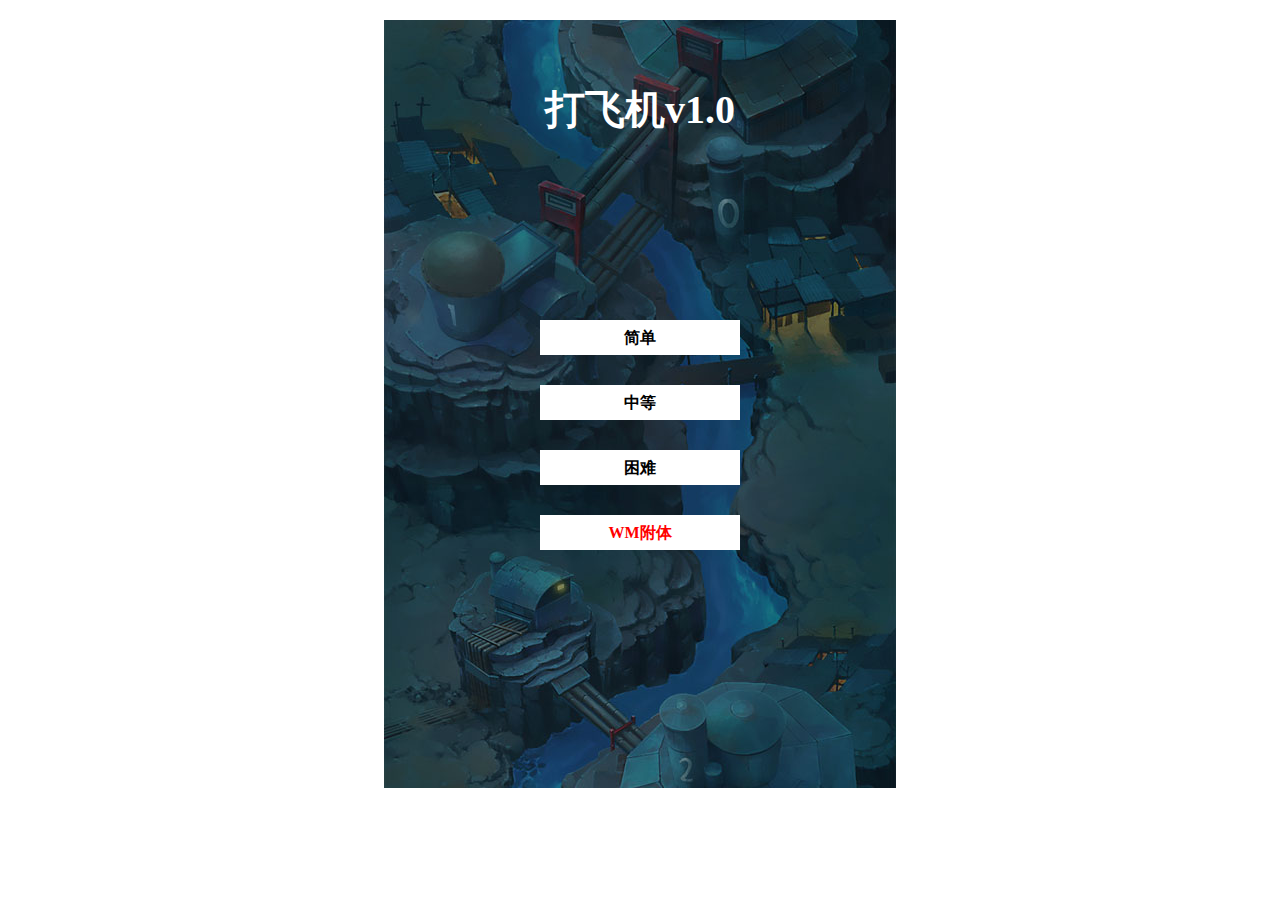
<file: 打灰机/文件/index.html>
<!DOCTYPE html>
<html onselectstart="return false">
	<head>
		<meta charset="UTF-8" />
		<meta name="Anthor" content="兮夜老师" />
		<title>Title</title>
		<style>
			* {
				margin: 0;
				padding: 0;
				font-family: "Microsoft yahei", serif;
			}

			li {
				list-style-type: none;
			}

			body {
				overflow: hidden;
				user-select: none;
				-moz-user-select: -moz-none;
				-ms-user-select: none;
			}

			#box {
				position: relative;
				width: 512px;
				height: 768px;
				margin: 20px auto;
			}

			#map {
				overflow: hidden;
				position: absolute;
				top: 0;
				left: 0;
				width: 100%;
				height: 100%;
				background: url("img/bg_1.jpg");
			}

			#level {
				position: absolute;
				top: 0;
				left: 0;
				z-index: 1;
				width: 100%;
				height: 100%;
			}

			#level h1 {
				font-size: 40px;
				padding-top: 60px;
				padding-bottom: 150px;
				line-height: 60px;
				text-align: center;
				color: #fff;
			}

			#level p {
				margin: 30px auto;
				width: 200px;
				height: 35px;
				line-height: 35px;
				text-align: center;
				background: #fff;
				font-weight: bolder;
				cursor: pointer;
			}

			#level p:hover {
				background: pink;
				color: #fff;
			}

			#map .plane,
			#map .biu,
			#map .enemy,
			#map .boom,
			#map .boom2 {
				position: absolute;
			}

			#map .plane {
				z-index: 8;
			}

			#map .biu {
				z-index: 10;
			}

			#map .boom2 {
				z-index: 11;
				animation: bling 2s 1;
				animation-fill-mode: forwards;
			}

			#map .enemy {
				z-index: 9;
			}

			#map .boom {
				z-index: 7;
				animation: fade .8s 1;
				animation-fill-mode: forwards;
			}

			@keyframes fade {
				from {
					opacity: 1;
				}

				to {
					opacity: 0;
				}
			}

			@keyframes bling {
				0% {
					opacity: 1;
				}

				20% {
					opacity: 0;
				}

				40% {
					opacity: 1;
				}

				60% {
					opacity: 0;
				}

				80% {
					opacity: 1;
				}

				100% {
					opacity: 0;
				}
			}

			#score {
				display: none;
				position: absolute;
				top: 10px;
				left: 10px;
				color: #fff;
				line-height: 20px;
				font-size: 14px;
				font-weight: bold;
				z-index: 20;
			}

			#restart {
				display: none;
				position: absolute;
				top: 0;
				left: 0;
				width: 100%;
				height: 100%;
				z-index: 30;
			}

			#restart p {
				width: 300px;
				height: 40px;
				line-height: 20px;
				margin: 140px auto;
				color: #fff;
			}

			#restart p span {
				display: block;
				font-weight: bolder;
				font-size: 22px;
				text-align: center;
			}

			#restart .p1 span {
				color: red;
			}

			#restart .p2 span {
				color: #ffa80c;
			}

			#restart .p3 {
				font-family: "楷体";
				font-size: 20px;
				width: 100px;
				height: 35px;
				background: rgb(255, 255, 255);
				background: rgba(255, 255, 255, .8);
				color: #000;
				font-weight: bolder;
				line-height: 35px;
				text-align: center;
				border-radius: 3px;
				cursor: pointer;
			}

			#restart .p3:hover {
				background: white;
			}
		</style>
	</head>
	<body>
		<div id="box">
			<div id="level">
				<h1>打飞机v1.0</h1>
				<p>简单</p>
				<p>中等</p>
				<p>困难</p>
				<p style="color: #f00">WM附体</p>
			</div>
			<div id="map">
				<div id="BiuAll"></div>
			</div>
			<div id="score">0</div>
			<div id="restart">
				<p class="p1">您的最终得分是：<span>0</span></p>
				<p class="p2">获得称号：<span>抠脚侠</span></p>
				<p class="p3">重新开始</p>
			</div>
		</div>

		<script>
			window.requestAnimationFrame = window.requestAnimationFrame || function(fn) {
				return setTimeout(fn, 1000 / 60)
			};
			window.cancelAnimationFrame = window.cancelAnimationFrame || clearTimeout;

			//全局变量
			var oBox = document.getElementById("box"),
				oScore = document.getElementById("score"),
				oRe = document.getElementById("restart"),
				oLevel = document.getElementById("level"),
				oMap = document.getElementById("map"),
				oBiuAll = document.getElementById("BiuAll"),
				allBiu = oBiuAll.children,
				allReChild = oRe.children,
				boxOffsetTop = oBox.offsetTop,
				boxOffsetLeft = oBox.offsetLeft;

			//启动
			exe();

			//初始选择难度界面的点击事件
			function exe() {

				//难度选择
				var aP = oLevel.getElementsByTagName("p");
				for (var i = 0, length = aP.length; i < length; i++) {
					(function(i) {
						aP[i].onclick = function(e) {
							e = e || window.event;
							startGame(i, {
								x: e.clientX - boxOffsetLeft,
								y: e.clientY - boxOffsetTop
							}); //第一个实参为序号 ，第二个实参为存储着鼠标距离map边缘距离的json
						}
					})(i);
				}

				//restart按钮
				allReChild[2].onclick = function(ev) {
					cancelAnimationFrame(oMap.bgTimer); //停止背景滚动
					oRe.style.display = "none";
					oLevel.style.display = "block";
					oScore.innerHTML = 0;
					oMap.innerHTML = "<div id='BiuAll'></div>";
					oBiuAll = document.getElementById("BiuAll");
					allBiu = oBiuAll.children;
				};
			}

			//开始游戏
			function startGame(level, pos) {

				clearMap(); //执行 隐藏和清理

				MapBg(level); //执行 Map背景相关操作
				var p = plane(level, pos); //执行 创建我军
				enemy(level, p); //执行 创建敌军
				//enemy(level , plane(level , pos));
				oBox.score = 0; //得分清零
			}

			//隐藏和清理
			function clearMap() {
				oScore.style.display = "block";
				oLevel.style.display = "none"; //隐藏关卡选择框
			}

			//Map背景选择与运动
			function MapBg(level) {
				oMap.style.backgroundImage = "url('img/bg_" + (level + 1) + ".jpg')";

				(function m() {
					oMap.bgPosY = oMap.bgPosY || 0;
					oMap.bgPosY++;
					oMap.style.backgroundPositionY = oMap.bgPosY + 'px';
					oMap.bgTimer = requestAnimationFrame(m);
				})();
			}

			//创建我军
			function plane(level, pos) {
				//创建我军图片
				var oImg = new Image(); //document.createElement("img");
				oImg.src = "img/plane_0.png";
				oImg.width = 70;
				oImg.height = 70;
				oImg.className = "plane";
				oImg.style.left = pos.x - oImg.width / 2 + 'px';
				oImg.style.top = pos.y - oImg.height / 2 + 'px';
				oMap.appendChild(oImg);

				//边界值
				var leftMin = -oImg.width / 2,
					leftMax = oMap.clientWidth - oImg.width / 2,
					topMin = 0,
					topMax = oMap.clientHeight - oImg.height / 2;

				//加入mousemove事件
				document.onmousemove = function(ev) {
					ev = ev || window.event;
					//获取飞机实时坐标，并限制边界值
					var left = ev.clientX - boxOffsetLeft - oImg.width / 2;
					var top = ev.clientY - boxOffsetTop - oImg.height / 2;
					left = Math.max(leftMin, left);
					left = Math.min(leftMax, left);
					top = Math.max(topMin, top);
					top = Math.min(topMax, top);
					//赋值
					oImg.style.left = left + 'px';
					oImg.style.top = top + 'px';
				};

				//调用子弹函数
				fire(oImg, level);

				return oImg;
			}

			//我军子弹
			function fire(oImg, level) {
				oBox.biuInterval = setInterval(function() {
					if (oBox.score >= 500) {
						createBiu(true, -1);
						createBiu(true, 1);
					} else {
						createBiu();
					}
				}, [100, 200, 200, 15][level]);

				function createBiu(index, d) {
					//创建子弹
					var oBiu = new Image();
					oBiu.src = "img/fire.png";
					oBiu.width = 30;
					oBiu.height = 30;
					oBiu.className = "biu";

					var left = oImg.offsetLeft + oImg.width / 2 - oBiu.width / 2;
					var top = oImg.offsetTop - oBiu.height + 5;

					if (index) {
						left += oBiu.width * d
					}

					oBiu.style.left = left + "px";
					oBiu.style.top = top + 'px';


					oBiuAll.appendChild(oBiu);

					//子弹运动
					function m() {
						if (oBiu.parentNode) {
							var top = oBiu.offsetTop - 20;
							if (top < -oBiu.height) {
								oBiuAll.removeChild(oBiu);
							} else {
								oBiu.style.top = top + 'px';
								requestAnimationFrame(m);
							}
						}
					}
					//将运动执行队列放后面，不然子弹会直接初始就在 top-50 的位置
					setTimeout(function() {
						requestAnimationFrame(m);
					}, 50);
				}
			}

			//创建敌军
			function enemy(level, oPlane) {
				var w = oMap.clientWidth,
					h = oMap.clientHeight;

				var speed = [5, 6, 8, 8][level]; //敌军下落速度

				var num = 1;
				oBox.enemyIntetval = setInterval(function() {
					var index = num % 30 ? 1 : 0;

					//生成敌军
					var oEnemy = new Image();
					oEnemy.index = index;
					oEnemy.HP = [20, 1][index];
					oEnemy.speed = speed + (Math.random() * 0.6 - 0.3) * speed;
					oEnemy.speed *= index ? 1 : 0.5;
					oEnemy.src = "img/enemy_" + ["big", "small"][index] + ".png";
					oEnemy.className = "enemy";
					oEnemy.width = [104, 54][index];
					oEnemy.height = [80, 40][index];
					oEnemy.style.left = Math.random() * w - oEnemy.width / 2 + 'px';
					oEnemy.style.top = -oEnemy.height + 'px';
					oMap.appendChild(oEnemy);
					num++;

					//敌军运动
					function m() {
						if (oEnemy.parentNode) {
							var top = oEnemy.offsetTop;
							top += oEnemy.speed;
							if (top >= h) {
								oBox.score--; //漏掉飞机减分
								oScore.innerHTML = oBox.score;
								oMap.removeChild(oEnemy);
							} else {
								oEnemy.style.top = top + 'px';
								//子弹碰撞检测
								for (var i = allBiu.length - 1; i >= 0; i--) {
									var objBiu = allBiu[i];
									if (coll(oEnemy, objBiu)) {
										oBiuAll.removeChild(objBiu); //移除子弹
										oEnemy.HP--;
										if (!oEnemy.HP) {
											oBox.score += oEnemy.index ? 2 : 20; //打掉飞机加分
											oScore.innerHTML = oBox.score;
											boom(oEnemy.offsetLeft, oEnemy.offsetTop, oEnemy.width, oEnemy.height,
												index ? 0 : 2); //敌军爆炸图
											oMap.removeChild(oEnemy); //移除敌军
											return;
										}
									}
								}
								//我军碰撞检测
								if (oPlane.parentNode && coll(oEnemy, oPlane)) {
									boom(oEnemy.offsetLeft, oEnemy.offsetTop, oEnemy.width, oEnemy.height, index ? 0 :
									2); //敌军爆炸图
									boom(oPlane.offsetLeft, oPlane.offsetTop, oPlane.width, oPlane.height, 1); //我军爆炸图
									oMap.removeChild(oEnemy); //移除敌军
									oMap.removeChild(oPlane); //移除我军
									GameOver();
									return;
								}
								requestAnimationFrame(m);
							}
						}
					}
					requestAnimationFrame(m);
				}, [350, 150, 120, 40][level]);
			}

			//爆炸函数
			function boom(l, t, w, h, i) {
				var oBoom = new Image();
				oBoom.src = "img/" + ["boom_small", "plane_0", "boom_big"][i] + ".png";
				oBoom.className = 'boom' + ["", "2", ""][i];
				oBoom.width = w;
				oBoom.height = h;
				oBoom.style.left = l + "px";
				oBoom.style.top = t + 'px';
				oMap.appendChild(oBoom);
				setTimeout(function() {
					oBoom.parentNode && oMap.removeChild(oBoom);
				}, [1200, 2500, 1200][i]);
			}

			//两个物体 碰撞检测
			function coll(obj1, obj2) {
				var T1 = obj1.offsetTop,
					B1 = T1 + obj1.clientHeight,
					L1 = obj1.offsetLeft,
					R1 = L1 + obj1.clientWidth;

				var T2 = obj2.offsetTop,
					B2 = T2 + obj2.clientHeight,
					L2 = obj2.offsetLeft,
					R2 = L2 + obj2.clientWidth;

				return !(B1 < T2 || R1 < L2 || T1 > B2 || L1 > R2);
			}

			//游戏结束
			function GameOver() {
				document.onmousemove = null; //清除移动事件
				clearInterval(oBox.biuInterval); //不再产生新子弹
				clearInterval(oBox.enemyIntetval); //不再产生新敌军
				restart();
			}

			//结算+重新开始
			function restart() {
				oScore.style.display = "none";

				var s = oBox.score;
				var honor;

				if (s < -300) {
					honor = "闪避+MAX！！！";
				} else if (s < 10) {
					honor = "菜得…算了我不想说了…";
				} else if (s < 30) {
					honor = "抠脚侠！";
				} else if (s < 100) {
					honor = "初级飞机大师";
				} else if (s < 200) {
					honor = "渐入佳境";
				} else if (s < 500) {
					honor = "中级飞机大师";
				} else if (s < 1000) {
					honor = "高级飞机大师";
				} else if (s < 5000) {
					honor = "终极飞机大师";
				} else {
					honor = "孤独求败！";
				}

				oRe.style.display = "block";
				allReChild[0].children[0].innerHTML = s;
				allReChild[1].children[0].innerHTML = honor;
			}
		</script>
	</body>
</html>
</file>
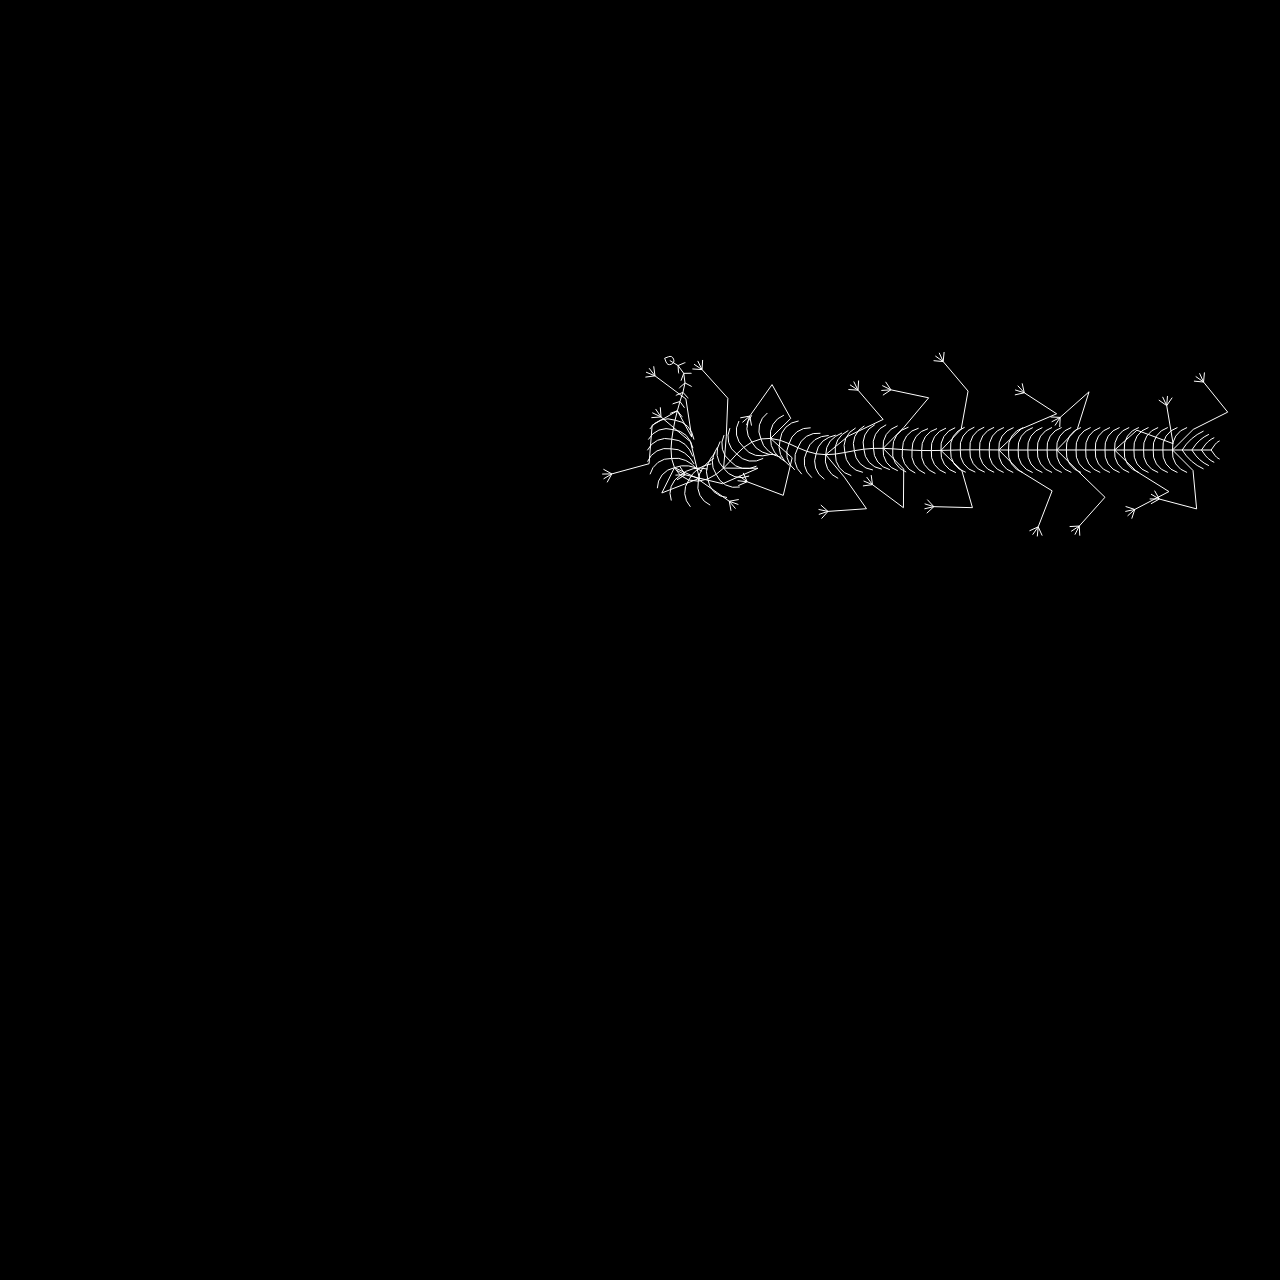
<file: 电脑宠物/壁虎/index.html>
<!doctype html>
<html>
	<head>
		<meta charset="utf-8">
		<title> 壁虎</title>
		<script src="http://www.jq22.com/jquery/jquery-1.10.2.js"></script>
		<style>
		</style>
	</head>
	<body>
		<div></div>

		<script>
			var Input = {
				keys: [],
				mouse: {
					left: false,
					right: false,
					middle: false,
					x: 0,
					y: 0
				}
			};
			for (var i = 0; i < 230; i++) {
				Input.keys.push(false);
			}
			document.addEventListener("keydown", function(event) {
				Input.keys[event.keyCode] = true;
			});
			document.addEventListener("keyup", function(event) {
				Input.keys[event.keyCode] = false;
			});
			document.addEventListener("mousedown", function(event) {
				if ((event.button = 0)) {
					Input.mouse.left = true;
				}
				if ((event.button = 1)) {
					Input.mouse.middle = true;
				}
				if ((event.button = 2)) {
					Input.mouse.right = true;
				}
			});
			document.addEventListener("mouseup", function(event) {
				if ((event.button = 0)) {
					Input.mouse.left = false;
				}
				if ((event.button = 1)) {
					Input.mouse.middle = false;
				}
				if ((event.button = 2)) {
					Input.mouse.right = false;
				}
			});
			document.addEventListener("mousemove", function(event) {
				Input.mouse.x = event.clientX;
				Input.mouse.y = event.clientY;
			});
			//Sets up canvas
			var canvas = document.createElement("canvas");
			document.body.appendChild(canvas);
			canvas.width = Math.max(window.innerWidth, window.innerWidth);
			canvas.height = Math.max(window.innerWidth, window.innerWidth);
			canvas.style.position = "absolute";
			canvas.style.left = "0px";
			canvas.style.top = "0px";
			document.body.style.overflow = "hidden";
			var ctx = canvas.getContext("2d");
			//Necessary classes
			var segmentCount = 0;
			class Segment {
				constructor(parent, size, angle, range, stiffness) {
					segmentCount++;
					this.isSegment = true;
					this.parent = parent; //Segment which this one is connected to
					if (typeof parent.children == "object") {
						parent.children.push(this);
					}
					this.children = []; //Segments connected to this segment
					this.size = size; //Distance from parent
					this.relAngle = angle; //Angle relative to parent
					this.defAngle = angle; //Default angle relative to parent
					this.absAngle = parent.absAngle + angle; //Angle relative to x-axis
					this.range = range; //Difference between maximum and minimum angles
					this.stiffness = stiffness; //How closely it conforms to default angle
					this.updateRelative(false, true);
				}
				updateRelative(iter, flex) {
					this.relAngle =
						this.relAngle -
						2 *
						Math.PI *
						Math.floor((this.relAngle - this.defAngle) / 2 / Math.PI + 1 / 2);
					if (flex) {
						//		this.relAngle=this.range/
						//				(1+Math.exp(-4*(this.relAngle-this.defAngle)/
						//				(this.stiffness*this.range)))
						//			  -this.range/2+this.defAngle;
						this.relAngle = Math.min(
							this.defAngle + this.range / 2,
							Math.max(
								this.defAngle - this.range / 2,
								(this.relAngle - this.defAngle) / this.stiffness + this.defAngle
							)
						);
					}
					this.absAngle = this.parent.absAngle + this.relAngle;
					this.x = this.parent.x + Math.cos(this.absAngle) * this.size; //Position
					this.y = this.parent.y + Math.sin(this.absAngle) * this.size; //Position
					if (iter) {
						for (var i = 0; i < this.children.length; i++) {
							this.children[i].updateRelative(iter, flex);
						}
					}
				}
				draw(iter) {
					ctx.beginPath();
					ctx.moveTo(this.parent.x, this.parent.y);
					ctx.lineTo(this.x, this.y);
					ctx.stroke();
					if (iter) {
						for (var i = 0; i < this.children.length; i++) {
							this.children[i].draw(true);
						}
					}
				}
				follow(iter) {
					var x = this.parent.x;
					var y = this.parent.y;
					var dist = ((this.x - x) ** 2 + (this.y - y) ** 2) ** 0.5;
					this.x = x + this.size * (this.x - x) / dist;
					this.y = y + this.size * (this.y - y) / dist;
					this.absAngle = Math.atan2(this.y - y, this.x - x);
					this.relAngle = this.absAngle - this.parent.absAngle;
					this.updateRelative(false, true);
					//this.draw();
					if (iter) {
						for (var i = 0; i < this.children.length; i++) {
							this.children[i].follow(true);
						}
					}
				}
			}
			class LimbSystem {
				constructor(end, length, speed, creature) {
					this.end = end;
					this.length = Math.max(1, length);
					this.creature = creature;
					this.speed = speed;
					creature.systems.push(this);
					this.nodes = [];
					var node = end;
					for (var i = 0; i < length; i++) {
						this.nodes.unshift(node);
						//node.stiffness=1;
						node = node.parent;
						if (!node.isSegment) {
							this.length = i + 1;
							break;
						}
					}
					this.hip = this.nodes[0].parent;
				}
				moveTo(x, y) {
					this.nodes[0].updateRelative(true, true);
					var dist = ((x - this.end.x) ** 2 + (y - this.end.y) ** 2) ** 0.5;
					var len = Math.max(0, dist - this.speed);
					for (var i = this.nodes.length - 1; i >= 0; i--) {
						var node = this.nodes[i];
						var ang = Math.atan2(node.y - y, node.x - x);
						node.x = x + len * Math.cos(ang);
						node.y = y + len * Math.sin(ang);
						x = node.x;
						y = node.y;
						len = node.size;
					}
					for (var i = 0; i < this.nodes.length; i++) {
						var node = this.nodes[i];
						node.absAngle = Math.atan2(
							node.y - node.parent.y,
							node.x - node.parent.x
						);
						node.relAngle = node.absAngle - node.parent.absAngle;
						for (var ii = 0; ii < node.children.length; ii++) {
							var childNode = node.children[ii];
							if (!this.nodes.includes(childNode)) {
								childNode.updateRelative(true, false);
							}
						}
					}
					//this.nodes[0].updateRelative(true,false)
				}
				update() {
					this.moveTo(Input.mouse.x, Input.mouse.y);
				}
			}
			class LegSystem extends LimbSystem {
				constructor(end, length, speed, creature) {
					super(end, length, speed, creature);
					this.goalX = end.x;
					this.goalY = end.y;
					this.step = 0; //0 stand still, 1 move forward,2 move towards foothold
					this.forwardness = 0;

					//For foot goal placement
					this.reach =
						0.9 *
						((this.end.x - this.hip.x) ** 2 + (this.end.y - this.hip.y) ** 2) ** 0.5;
					var relAngle =
						this.creature.absAngle -
						Math.atan2(this.end.y - this.hip.y, this.end.x - this.hip.x);
					relAngle -= 2 * Math.PI * Math.floor(relAngle / 2 / Math.PI + 1 / 2);
					this.swing = -relAngle + (2 * (relAngle < 0) - 1) * Math.PI / 2;
					this.swingOffset = this.creature.absAngle - this.hip.absAngle;
					//this.swing*=(2*(relAngle>0)-1);
				}
				update(x, y) {
					this.moveTo(this.goalX, this.goalY);
					//this.nodes[0].follow(true,true)
					if (this.step == 0) {
						var dist =
							((this.end.x - this.goalX) ** 2 + (this.end.y - this.goalY) ** 2) **
							0.5;
						if (dist > 1) {
							this.step = 1;
							//this.goalX=x;
							//this.goalY=y;
							this.goalX =
								this.hip.x +
								this.reach *
								Math.cos(this.swing + this.hip.absAngle + this.swingOffset) +
								(2 * Math.random() - 1) * this.reach / 2;
							this.goalY =
								this.hip.y +
								this.reach *
								Math.sin(this.swing + this.hip.absAngle + this.swingOffset) +
								(2 * Math.random() - 1) * this.reach / 2;
						}
					} else if (this.step == 1) {
						var theta =
							Math.atan2(this.end.y - this.hip.y, this.end.x - this.hip.x) -
							this.hip.absAngle;
						var dist =
							((this.end.x - this.hip.x) ** 2 + (this.end.y - this.hip.y) ** 2) **
							0.5;
						var forwardness2 = dist * Math.cos(theta);
						var dF = this.forwardness - forwardness2;
						this.forwardness = forwardness2;
						if (dF * dF < 1) {
							this.step = 0;
							this.goalX = this.hip.x + (this.end.x - this.hip.x);
							this.goalY = this.hip.y + (this.end.y - this.hip.y);
						}
					}
					//	ctx.strokeStyle='blue';
					//	ctx.beginPath();
					//	ctx.moveTo(this.end.x,this.end.y);
					//	ctx.lineTo(this.hip.x+this.reach*Math.cos(this.swing+this.hip.absAngle+this.swingOffset),
					//				this.hip.y+this.reach*Math.sin(this.swing+this.hip.absAngle+this.swingOffset));
					//	ctx.stroke();
					//	ctx.strokeStyle='black';
				}
			}
			class Creature {
				constructor(
					x,
					y,
					angle,
					fAccel,
					fFric,
					fRes,
					fThresh,
					rAccel,
					rFric,
					rRes,
					rThresh
				) {
					this.x = x; //Starting position
					this.y = y;
					this.absAngle = angle; //Staring angle
					this.fSpeed = 0; //Forward speed
					this.fAccel = fAccel; //Force when moving forward
					this.fFric = fFric; //Friction against forward motion
					this.fRes = fRes; //Resistance to motion
					this.fThresh = fThresh; //minimum distance to target to keep moving forward
					this.rSpeed = 0; //Rotational speed
					this.rAccel = rAccel; //Force when rotating
					this.rFric = rFric; //Friction against rotation
					this.rRes = rRes; //Resistance to rotation
					this.rThresh = rThresh; //Maximum angle difference before rotation
					this.children = [];
					this.systems = [];
				}
				follow(x, y) {
					var dist = ((this.x - x) ** 2 + (this.y - y) ** 2) ** 0.5;
					var angle = Math.atan2(y - this.y, x - this.x);
					//Update forward
					var accel = this.fAccel;
					if (this.systems.length > 0) {
						var sum = 0;
						for (var i = 0; i < this.systems.length; i++) {
							sum += this.systems[i].step == 0;
						}
						accel *= sum / this.systems.length;
					}
					this.fSpeed += accel * (dist > this.fThresh);
					this.fSpeed *= 1 - this.fRes;
					this.speed = Math.max(0, this.fSpeed - this.fFric);
					//Update rotation
					var dif = this.absAngle - angle;
					dif -= 2 * Math.PI * Math.floor(dif / (2 * Math.PI) + 1 / 2);
					if (Math.abs(dif) > this.rThresh && dist > this.fThresh) {
						this.rSpeed -= this.rAccel * (2 * (dif > 0) - 1);
					}
					this.rSpeed *= 1 - this.rRes;
					if (Math.abs(this.rSpeed) > this.rFric) {
						this.rSpeed -= this.rFric * (2 * (this.rSpeed > 0) - 1);
					} else {
						this.rSpeed = 0;
					}

					//Update position
					this.absAngle += this.rSpeed;
					this.absAngle -=
						2 * Math.PI * Math.floor(this.absAngle / (2 * Math.PI) + 1 / 2);
					this.x += this.speed * Math.cos(this.absAngle);
					this.y += this.speed * Math.sin(this.absAngle);
					this.absAngle += Math.PI;
					for (var i = 0; i < this.children.length; i++) {
						this.children[i].follow(true, true);
					}
					for (var i = 0; i < this.systems.length; i++) {
						this.systems[i].update(x, y);
					}
					this.absAngle -= Math.PI;
					this.draw(true);
				}
				draw(iter) {
					var r = 4;
					ctx.beginPath();
					ctx.arc(
						this.x,
						this.y,
						r,
						Math.PI / 4 + this.absAngle,
						7 * Math.PI / 4 + this.absAngle
					);
					ctx.moveTo(
						this.x + r * Math.cos(7 * Math.PI / 4 + this.absAngle),
						this.y + r * Math.sin(7 * Math.PI / 4 + this.absAngle)
					);
					ctx.lineTo(
						this.x + r * Math.cos(this.absAngle) * 2 ** 0.5,
						this.y + r * Math.sin(this.absAngle) * 2 ** 0.5
					);
					ctx.lineTo(
						this.x + r * Math.cos(Math.PI / 4 + this.absAngle),
						this.y + r * Math.sin(Math.PI / 4 + this.absAngle)
					);
					ctx.stroke();
					if (iter) {
						for (var i = 0; i < this.children.length; i++) {
							this.children[i].draw(true);
						}
					}
				}
			}
			//Initializes and animates
			var critter;

			function setupSimple() {
				//(x,y,angle,fAccel,fFric,fRes,fThresh,rAccel,rFric,rRes,rThresh)
				var critter = new Creature(
					window.innerWidth / 2,
					window.innerHeight / 2,
					0,
					12,
					1,
					0.5,
					16,
					0.5,
					0.085,
					0.5,
					0.3
				);
				var node = critter;
				//(parent,size,angle,range,stiffness)
				for (var i = 0; i < 128; i++) {
					var node = new Segment(node, 8, 0, 3.14159 / 2, 1);
				}
				setInterval(function() {
					ctx.clearRect(0, 0, canvas.width, canvas.height);
					critter.follow(Input.mouse.x, Input.mouse.y);
				}, 33);
			}

			function setupTentacle() {
				//(x,y,angle,fAccel,fFric,fRes,fThresh,rAccel,rFric,rRes,rThresh)
				critter = new Creature(
					window.innerWidth / 2,
					window.innerHeight / 2,
					0,
					12,
					1,
					0.5,
					16,
					0.5,
					0.085,
					0.5,
					0.3
				);
				var node = critter;
				//(parent,size,angle,range,stiffness)
				for (var i = 0; i < 32; i++) {
					var node = new Segment(node, 8, 0, 2, 1);
				}
				//(end,length,speed,creature)
				var tentacle = new LimbSystem(node, 32, 8, critter);
				setInterval(function() {
					ctx.clearRect(0, 0, canvas.width, canvas.height);
					critter.follow(canvas.width / 2, canvas.height / 2);
					ctx.beginPath();
					ctx.arc(Input.mouse.x, Input.mouse.y, 2, 0, 6.283);
					ctx.fill();
				}, 33);
			}

			function setupArm() {
				//(x,y,angle,fAccel,fFric,fRes,fThresh,rAccel,rFric,rRes,rThresh)
				var critter = new Creature(
					window.innerWidth / 2,
					window.innerHeight / 2,
					0,
					12,
					1,
					0.5,
					16,
					0.5,
					0.085,
					0.5,
					0.3
				);
				var node = critter;
				//(parent,size,angle,range,stiffness)
				for (var i = 0; i < 3; i++) {
					var node = new Segment(node, 80, 0, 3.1416, 1);
				}
				var tentacle = new LimbSystem(node, 3, critter);
				setInterval(function() {
					ctx.clearRect(0, 0, canvas.width, canvas.height);
					critter.follow(canvas.width / 2, canvas.height / 2);
				}, 33);
				ctx.beginPath();
				ctx.arc(Input.mouse.x, Input.mouse.y, 2, 0, 6.283);
				ctx.fill();
			}

			function setupTestSquid(size, legs) {
				//(x,y,angle,fAccel,fFric,fRes,fThresh,rAccel,rFric,rRes,rThresh)
				critter = new Creature(
					window.innerWidth / 2,
					window.innerHeight / 2,
					0,
					size * 10,
					size * 3,
					0.5,
					16,
					0.5,
					0.085,
					0.5,
					0.3
				);
				var legNum = legs;
				var jointNum = 32;
				for (var i = 0; i < legNum; i++) {
					var node = critter;
					var ang = Math.PI / 2 * (i / (legNum - 1) - 0.5);
					for (var ii = 0; ii < jointNum; ii++) {
						var node = new Segment(
							node,
							size * 64 / jointNum,
							ang * (ii == 0),
							3.1416,
							1.2
						);
					}
					//(end,length,speed,creature,dist)
					var leg = new LegSystem(node, jointNum, size * 30, critter);
				}
				setInterval(function() {
					ctx.clearRect(0, 0, canvas.width, canvas.height);
					critter.follow(Input.mouse.x, Input.mouse.y);
				}, 33);
			}

			function setupLizard(size, legs, tail) {
				var s = size;
				//(x,y,angle,fAccel,fFric,fRes,fThresh,rAccel,rFric,rRes,rThresh)
				critter = new Creature(
					window.innerWidth / 2,
					window.innerHeight / 2,
					0,
					s * 10,
					s * 2,
					0.5,
					16,
					0.5,
					0.085,
					0.5,
					0.3
				);
				var spinal = critter;
				//(parent,size,angle,range,stiffness)
				//Neck
				for (var i = 0; i < 6; i++) {
					spinal = new Segment(spinal, s * 4, 0, 3.1415 * 2 / 3, 1.1);
					for (var ii = -1; ii <= 1; ii += 2) {
						var node = new Segment(spinal, s * 3, ii, 0.1, 2);
						for (var iii = 0; iii < 3; iii++) {
							node = new Segment(node, s * 0.1, -ii * 0.1, 0.1, 2);
						}
					}
				}
				//Torso and legs
				for (var i = 0; i < legs; i++) {
					if (i > 0) {
						//Vertebrae and ribs
						for (var ii = 0; ii < 6; ii++) {
							spinal = new Segment(spinal, s * 4, 0, 1.571, 1.5);
							for (var iii = -1; iii <= 1; iii += 2) {
								var node = new Segment(spinal, s * 3, iii * 1.571, 0.1, 1.5);
								for (var iv = 0; iv < 3; iv++) {
									node = new Segment(node, s * 3, -iii * 0.3, 0.1, 2);
								}
							}
						}
					}
					//Legs and shoulders
					for (var ii = -1; ii <= 1; ii += 2) {
						var node = new Segment(spinal, s * 12, ii * 0.785, 0, 8); //Hip
						node = new Segment(node, s * 16, -ii * 0.785, 6.28, 1); //Humerus
						node = new Segment(node, s * 16, ii * 1.571, 3.1415, 2); //Forearm
						for (
							var iii = 0; iii < 4; iii++ //fingers
						) {
							new Segment(node, s * 4, (iii / 3 - 0.5) * 1.571, 0.1, 4);
						}
						new LegSystem(node, 3, s * 12, critter, 4);
					}
				}
				//Tail
				for (var i = 0; i < tail; i++) {
					spinal = new Segment(spinal, s * 4, 0, 3.1415 * 2 / 3, 1.1);
					for (var ii = -1; ii <= 1; ii += 2) {
						var node = new Segment(spinal, s * 3, ii, 0.1, 2);
						for (var iii = 0; iii < 3; iii++) {
							node = new Segment(node, s * 3 * (tail - i) / tail, -ii * 0.1, 0.1, 2);
						}
					}
				}
				setInterval(function() {
					ctx.clearRect(0, 0, canvas.width, canvas.height);
					critter.follow(Input.mouse.x, Input.mouse.y);
				}, 33);
			}
			canvas.style.backgroundColor = "black";
			ctx.strokeStyle = "white";
			//setupSimple();//Just the very basic string
			//setupTentacle();//Tentacle that reaches for mouse
			//setupLizard(.5,100,128);//Literal centipede
			//setupSquid(2,8);//Spidery thing
			var legNum = Math.floor(1 + Math.random() * 12);
			setupLizard(
				8 / Math.sqrt(legNum),
				legNum,
				Math.floor(4 + Math.random() * legNum * 8)
			);
		</script>

	</body>
</html>
</file>
<file: 3D立体特效相册/css/index.css>
html {
	background: #000;
	height: 100%;
}

/*最外层容器样式*/
.wrap {
	position: relative;
	position: absolute;
	top: 0;
	right: 0;
	bottom: 0;
	left: 0;
	width: 200px;
	height: 200px;
	margin: auto;
	/*改变左右上下,图片方块移动*/

}

/*包裹所有容器样式*/
.cube {
	width: 200px;
	height: 200px;
	margin: 0 auto;
	transform-style: preserve-3d;
	transform: rotateX(-30deg) rotateY(-80deg);
	-webkit-animation: rotate 20s infinite;
	/*匀速*/
	animation-timing-function: linear;
}

@-webkit-keyframes rotate {
	from {
		transform: rotateX(0deg) rotateY(0deg);
	}

	to {
		transform: rotateX(360deg) rotateY(360deg);
	}
}

.cube div {
	position: absolute;
	width: 200px;
	height: 200px;
	opacity: 0.8;
	transition: all .4s;
}

/*定义所有图片样式*/
.pic {
	width: 200px;
	height: 200px;
}

.cube .out_front {
	transform: rotateY(0deg) translateZ(100px);
}

.cube .out_back {
	transform: translateZ(-100px) rotateY(180deg);
}

.cube .out_left {
	transform: rotateY(90deg) translateZ(100px);
}

.cube .out_right {
	transform: rotateY(-90deg) translateZ(100px);
}

.cube .out_top {
	transform: rotateX(90deg) translateZ(100px);
}

.cube .out_bottom {
	transform: rotateX(-90deg) translateZ(100px);
}

/*定义小正方体样式*/
.cube span {
	display: bloack;
	width: 100px;
	height: 100px;
	position: absolute;
	top: 50px;
	left: 50px;
}

.cube .in_pic {
	width: 100px;
	height: 100px;
}

.cube .in_front {
	transform: rotateY(0deg) translateZ(50px);
}

.cube .in_back {
	transform: translateZ(-50px) rotateY(180deg);
}

.cube .in_left {
	transform: rotateY(90deg) translateZ(50px);
}

.cube .in_right {
	transform: rotateY(-90deg) translateZ(50px);
}

.cube .in_top {
	transform: rotateX(90deg) translateZ(50px);
}

.cube .in_bottom {
	transform: rotateX(-90deg) translateZ(50px);
}

/*鼠标移入后样式*/
.cube:hover .out_front {
	transform: rotateY(0deg) translateZ(200px);
}

.cube:hover .out_back {
	transform: translateZ(-200px) rotateY(180deg);
}

.cube:hover .out_left {
	transform: rotateY(90deg) translateZ(200px);
}

.cube:hover .out_right {
	transform: rotateY(-90deg) translateZ(200px);
}

.cube:hover .out_top {
	transform: rotateX(90deg) translateZ(200px);
}

.cube:hover .out_bottom {
	transform: rotateX(-90deg) translateZ(200px);
}
</file>
<file: 吹泡泡/css/style.css>
html,
body {
	margin: 0;
	padding: 0;
	width: 100%;
	height: 100%;
}

canvas {
	position: fixed;
	width: 100%;
	height: 100%;
}
</file>
<file: 爱心表白/css/love.css>
* {
	margin: 0;
	padding: 0;
	border: 0;
}

.icon-love {
	width: 400px;
}

html,
body {
	width: 100%;
	height: 100%;
}

body {
	/*background-color: skyblue;*/
	overflow: hidden;
	/*隐藏超出的部分*/
}

.container {
	width: 100%;
	height: 100%;
	position: relative;
}

/*---------------------- body_left -------------------------*/
.body_left {
	width: 300px;
	height: 300px;
	left: 0;
	bottom: 110px;
	position: absolute;
	z-index: 98;

}

/*---------------------- body_left -------------------------*/

/*---------------------- body_center -------------------------*/
.container .love {
	width: 520px;
	/* 13 * 40 */
	height: 440px;
	/* 11 * 40 */
	left: 50%;
	top: 50%;
	position: absolute;
	margin: -260px 0 0 -220px;
	/*background-color: gray;*/
}

.love .block {
	right: 0;
	position: absolute;
	visibility: hidden;
	/*未开始升空动画前隐藏*/
	background-color: yellow;
}

.love .block div {
	width: 40px;
	height: 40px;
	position: absolute;
	background: url("../images/heart.png") no-repeat;
	background-size: contain;
	/*background-color: #c40908;*/
	/*border: 1px solid silver;*/
	box-sizing: border-box;
}


/*---------------------- body_center -------------------------*/

/*---------------------- footer -------------------------*/
@keyframes border {
	0% {
		width: 0;
	}

	5% {
		width: 5%;
	}

	10% {
		width: 10%;
	}

	15% {
		width: 15%;
	}

	20% {
		width: 20%;
	}

	25% {
		width: 25%;
	}

	30% {
		width: 30%;
	}

	35% {
		width: 35%;
	}

	40% {
		width: 40%;
	}

	45% {
		width: 45%;
	}

	50% {
		width: 50%;
	}

	55% {
		width: 55%;
	}

	60% {
		width: 60%;
	}

	65% {
		width: 65%;
	}

	70% {
		width: 70%;
	}

	75% {
		width: 75%;
	}

	80% {
		width: 80%;
	}

	85% {
		width: 85%;
	}

	90% {
		width: 90%;
	}

	95% {
		width: 95%;
	}

	100% {
		width: 100%;
	}

}

.footer {
	bottom: 30px;
	position: relative;
	z-index: 99;
}

.footer .border .border-top {
	/*width: 0;*/
	/*display: inline-block;*/
	border-top: 3px solid black;
	transform-origin: left center;
	-webkit-animation: border 312 linear;
	-o-animation: border 12s linear;
	animation: border 12s linear;
	animation-fill-mode: both;
	/*border-bottom: none;*/
}

.footer .border .border-bottom {
	/*width: 0;*/
	/*display: inline-block;*/
	float: right;
	border-top: 3px solid red;
	transform-origin: right center;
	-webkit-animation: border 7s linear 12s;
	-o-animation: border 7s linear 12s;
	animation: border 7s linear 12s;
	animation-fill-mode: both;
	/*border-bottom: none;*/
}

.footer .copyright {
	width: 100%;
	height: 30px;
	position: absolute;
	bottom: -30px;
	text-align: center;
	/*background-color: gray;*/

}

.copyright div {
	width: 30%;
	line-height: 30px;
	display: inline-block;
}

.copyright div span {
	color: dimgray;
}

/*---------------------- footer -------------------------*/
</file>
<file: 表白翻页相册/css/demo.css>
*{
    margin:0;
}
body{
	background-color: #2F2F2F;
}
.wrapper{
    max-width:900px;
    margin:80px auto;
}
.wrapper li{
    position: relative;
    width: 180px;
    height: 180px;
    list-style:none;
    margin: 5px;
    display: inline-block;
    perspective: 300px;
  }
  .picBox{
    position: absolute;
    top: 0;
    right: 0;
    bottom: 0;
    left: 0;
    transform-style: preserve-3d;
    transform-origin: 50% 50% -90px;
    animation: 200ms ease-out 0ms 1 normal forwards;
  }

.show,
.hide{
    position: absolute;
    top: 0;
    right: 0;
    bottom: 0;
    left: 0;
  }
.hide{
    color:#fff;
    background-color:#000;
    text-align:center;
    line-height:180px;
    transform: translate3d(0,0,-1px);
    /* 3D空间内移动一个元素的位置 */
}


.in-top .hide,
.out-top .hide
 {
    transform-origin: 0% 100%;
    transform: translate3d(0, -100%, 0) rotate3d(1,0,0,90deg);
}
.in-top .picBox{
    animation-name: in-top;
    animation-play-state: running;
}
.out-top .picBox{
    animation-name: out-top;
    animation-play-state: running;
}
@keyframes in-top {
    from  {transform: rotate3d(0,0,0,0deg)}
    to    {transform: rotate3d(-1,0,0,90deg)}
} 

@keyframes out-top {
    from {transform: rotate3d(-1,0,0,90deg)}
    to   {transform: rotate3d(0,0,0,0deg)}
}
.in-right .hide,
.out-right .hide {
          transform-origin: 0% 0%;
          transform: translate3d(100%, 0, 0) rotate3d(0,1,0,90deg);
}
.in-right .picBox{
    animation-name: in-right;
    animation-play-state: running;
}
.out-right .picBox{
    animation-name: out-right;
    animation-play-state: running;
}
@keyframes in-right {
    from  {transform: rotate3d(0,0,0,0deg)}
    to    {transform: rotate3d(0,-1,0,90deg)}
}

@keyframes out-right {
    from  {transform: rotate3d(0,-1,0,90deg)}
    to    {transform: rotate3d(0,0,0,0deg)}
}

.in-bottom .hide,
.out-bottom .hide {
          transform-origin: 0% 0%;
          transform: translate3d(0, 100%, 0) rotate3d(-1,0,0,90deg);
}
.in-bottom .picBox{
    animation-name: in-bottom;
    animation-play-state: running;
}
.out-bottom .picBox{
    animation-name: out-bottom;
    animation-play-state: running;
}
@keyframes in-bottom {
    from  {transform: rotate3d(0,0,0,0deg)}
    to    {transform: rotate3d(1,0,0,90deg)}
}
@keyframes out-bottom {
    from  {transform: rotate3d(1,0,0,90deg)}
    to    {transform: rotate3d(0,0,0,0deg)}
}
.in-left .hide,
.out-left .hide {
          transform-origin: 100% 0;
          transform: translate3d(-100%,0,0) rotate3d(0,-1,0,90deg);
}
@keyframes in-left {
    from  {transform: rotate3d(0,0,0,0deg)}
    to    {transform: rotate3d(0,1,0,90deg)}
}
@keyframes out-left {
    from  {transform: rotate3d(0,1,0,90deg)}
    to    {transform: rotate3d(0,0,0,0deg)}
}
.in-left .picBox{
          animation-name: in-left;
          animation-play-state: running;
}
.out-left .picBox{
          animation-name: out-left;
          animation-play-state: running;
}
</file>
